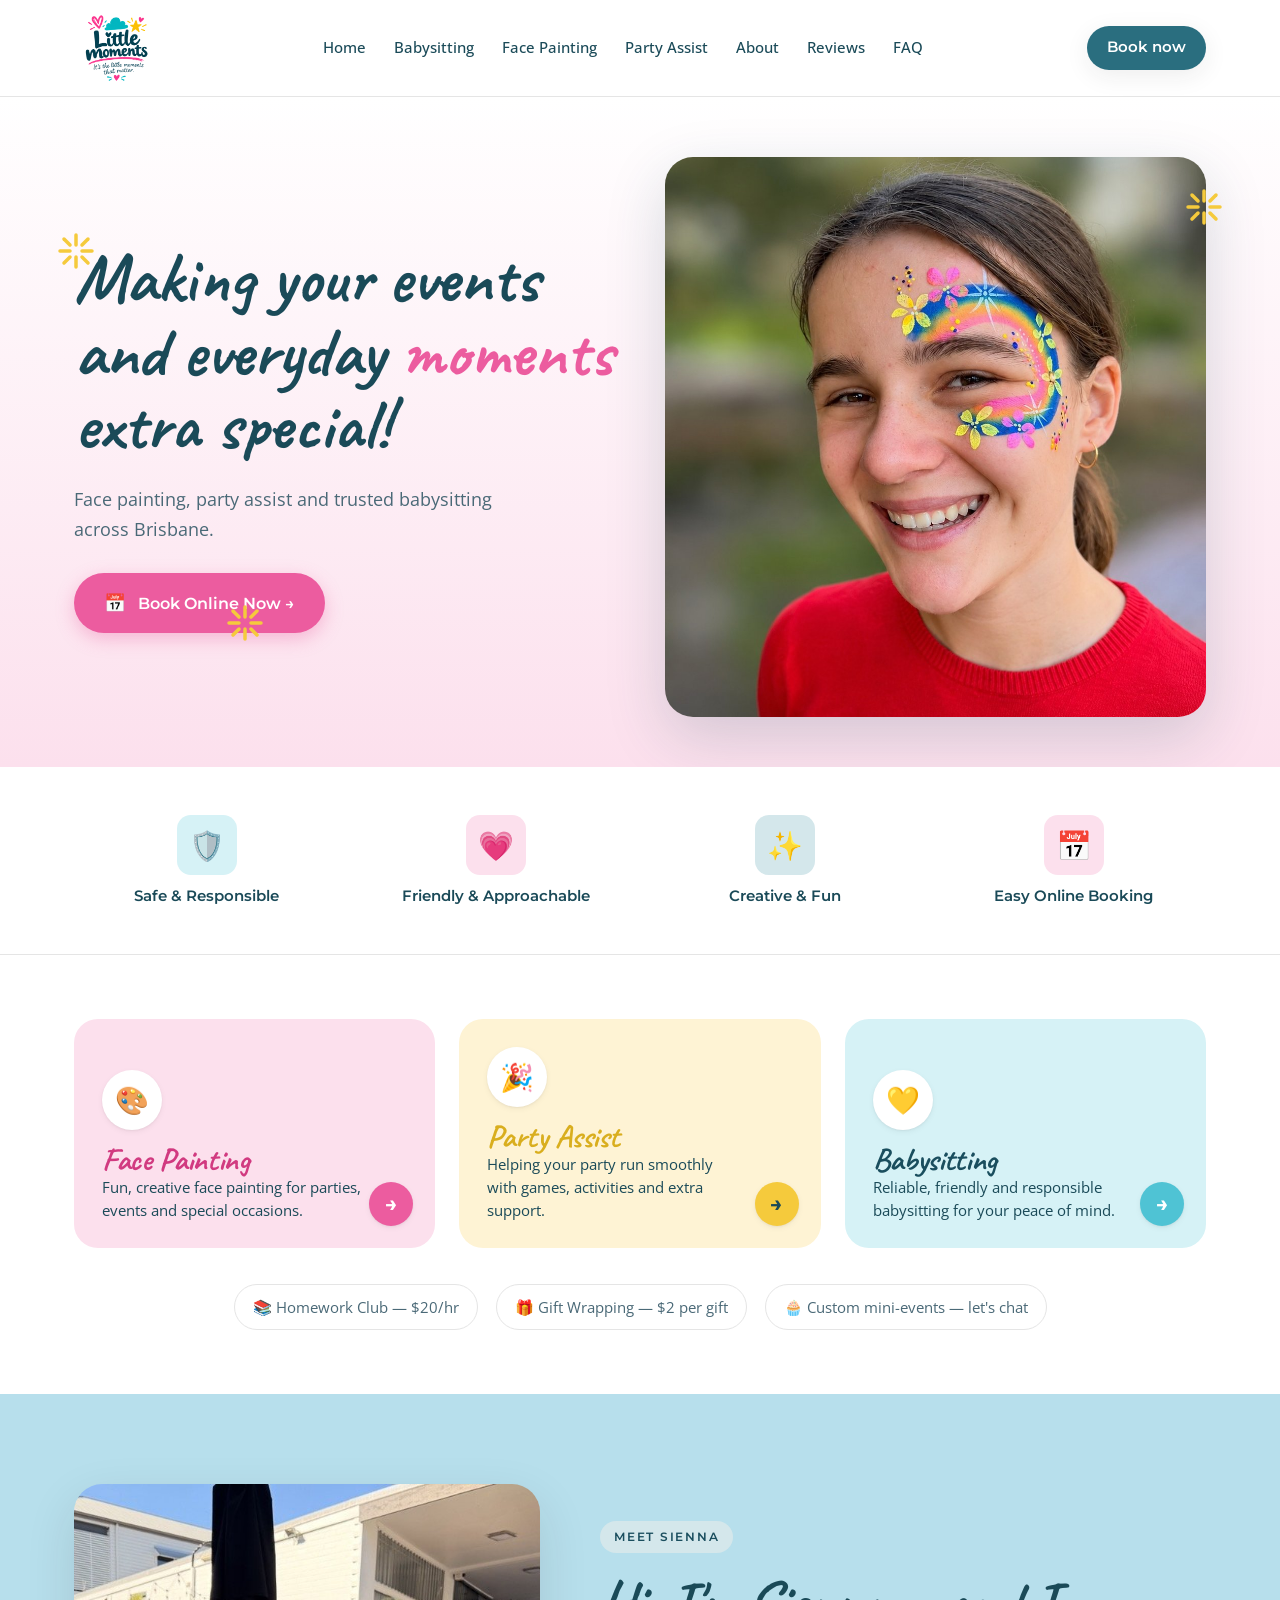
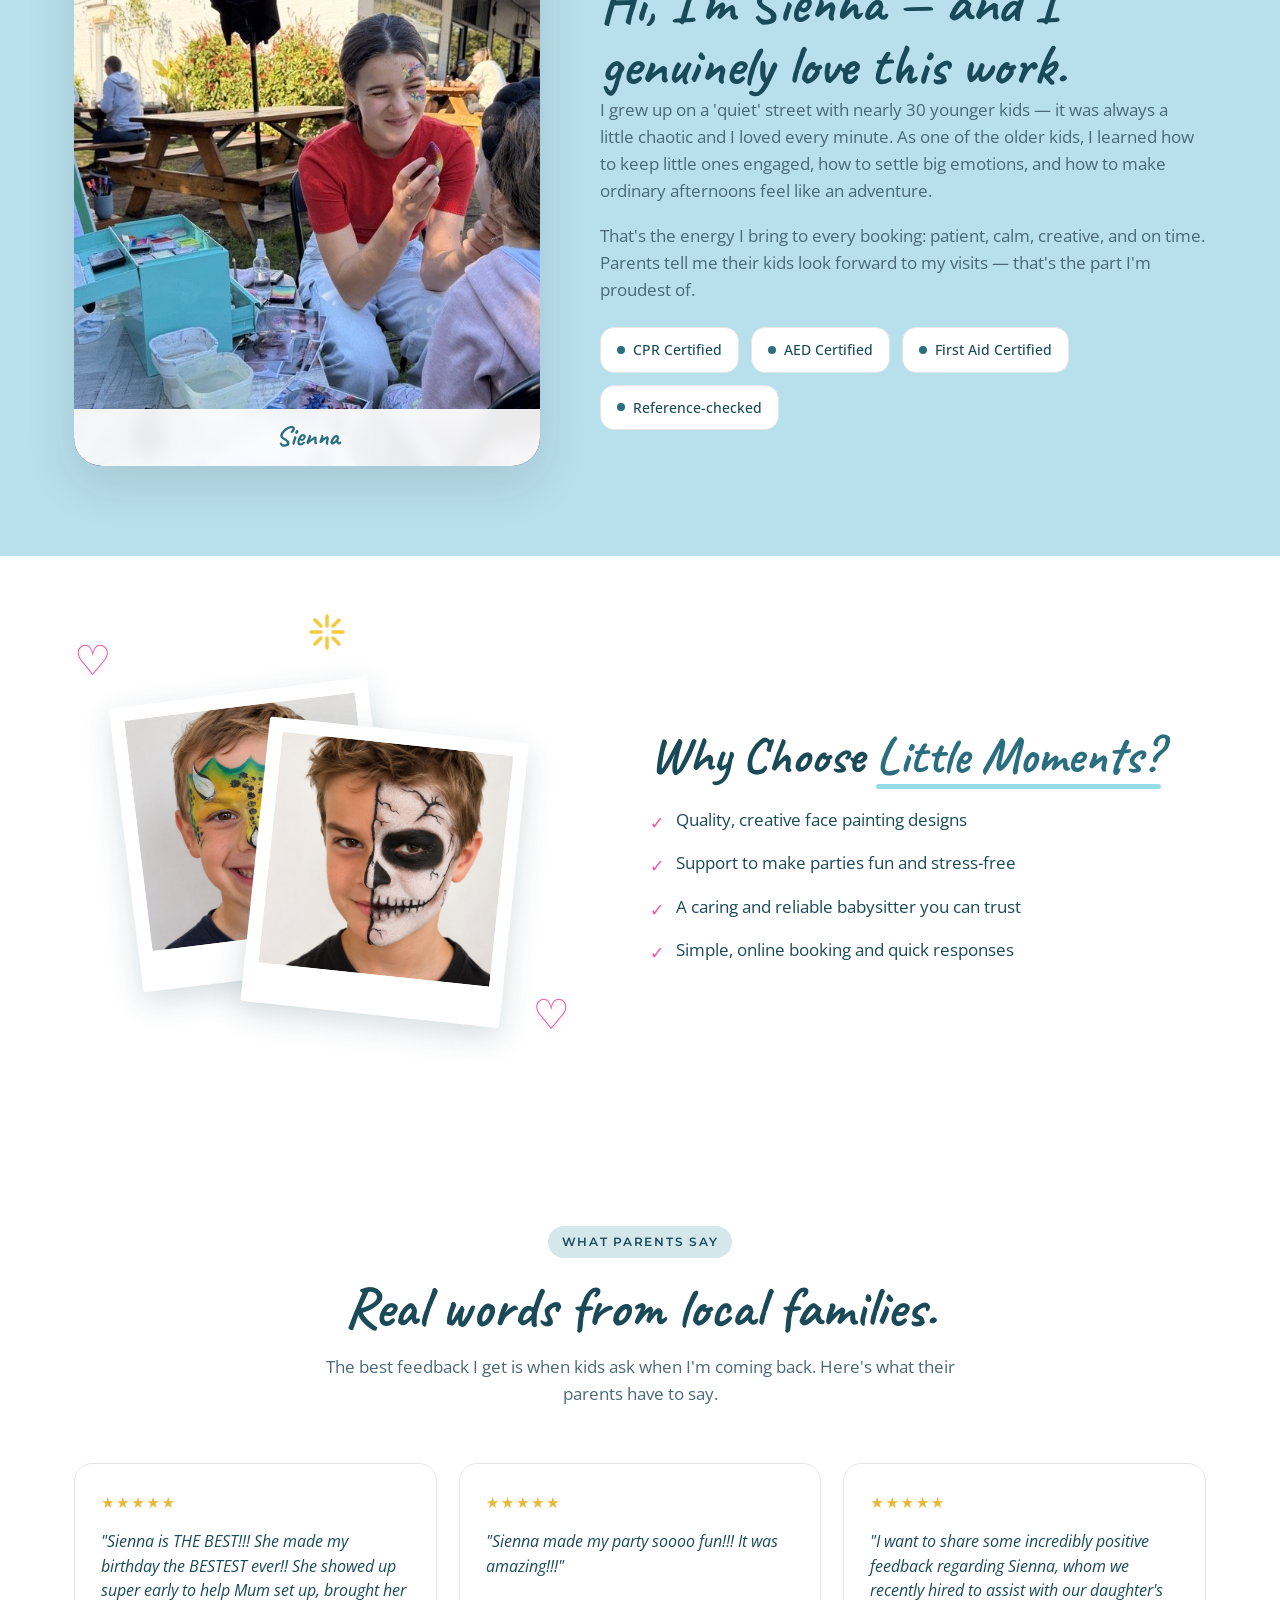
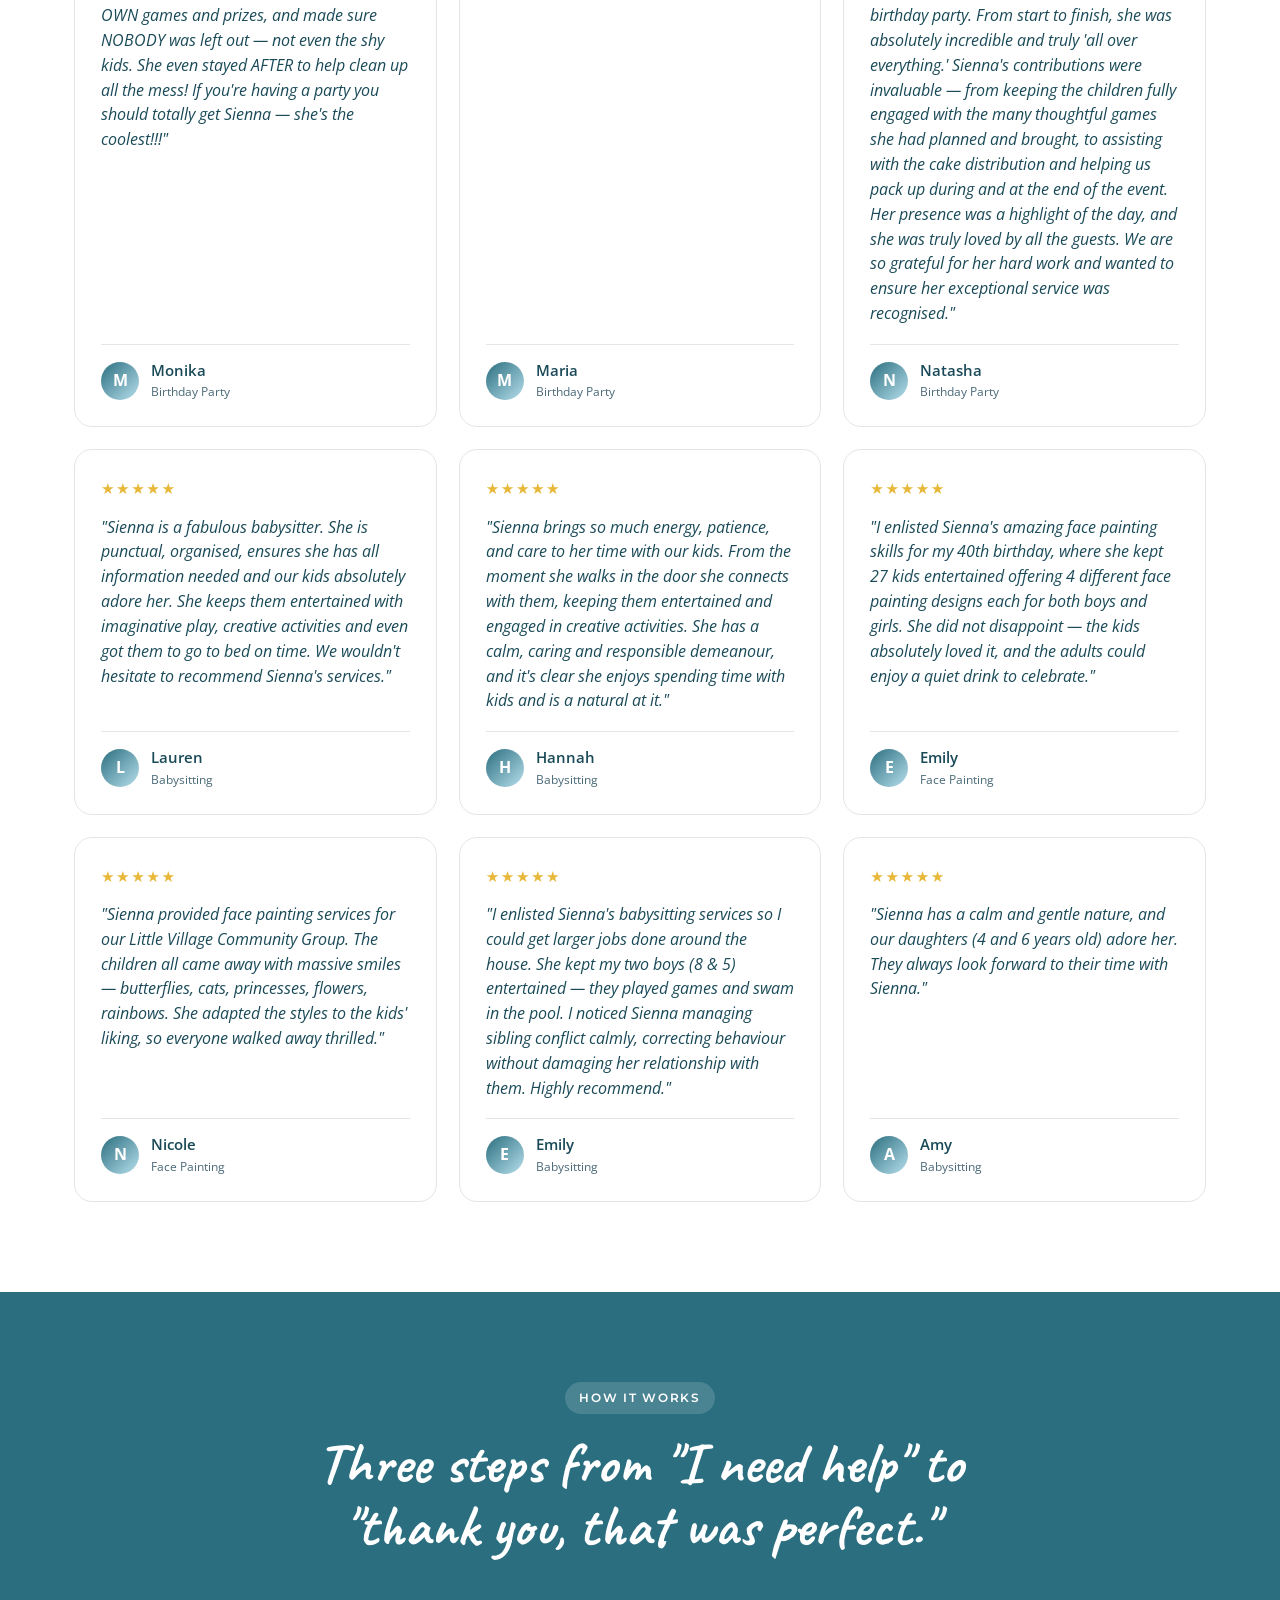
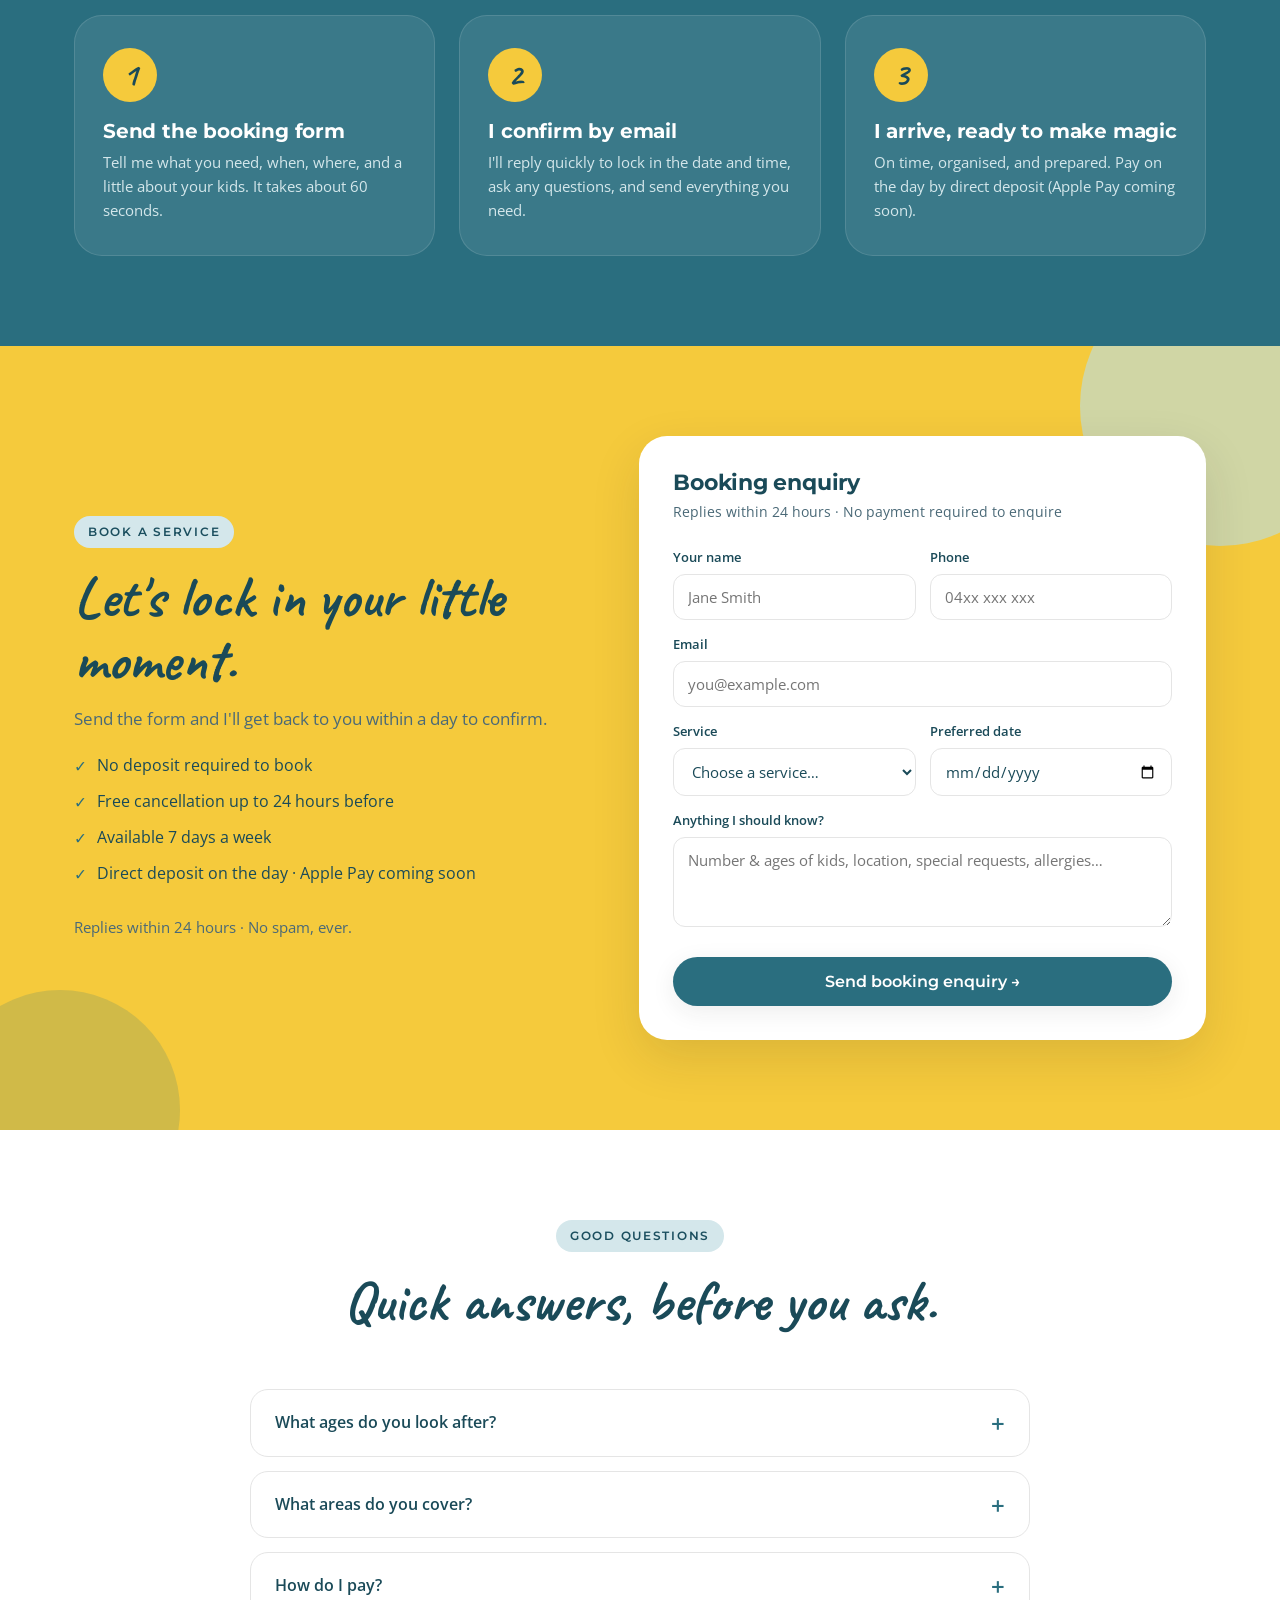
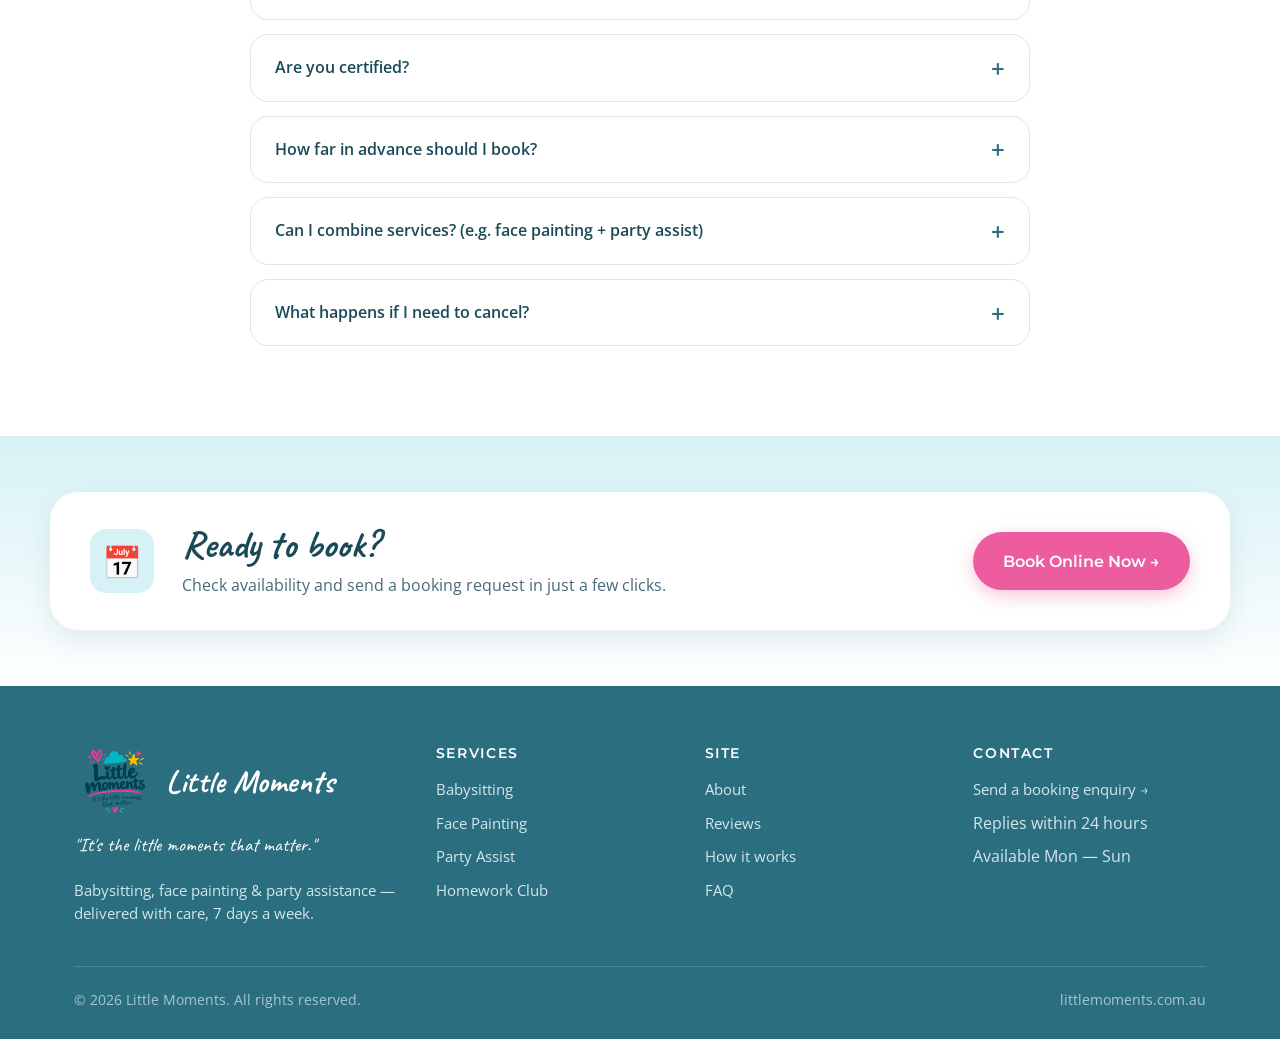
<file: index.html>
<!DOCTYPE html>
<html lang="en-AU">
<head>
<meta charset="UTF-8" />
<meta name="viewport" content="width=device-width, initial-scale=1.0" />
<meta name="description" content="Little Moments — trusted babysitting, face painting and party assist in your local area. CPR and First Aid certified. Book online, 7 days a week." />
<title>Little Moments — Babysitting, Face Painting & Party Assist</title>
<link rel="preconnect" href="https://fonts.googleapis.com" />
<link rel="preconnect" href="https://fonts.gstatic.com" crossorigin />
<link href="https://fonts.googleapis.com/css2?family=Caveat:wght@500;600;700&family=Montserrat:wght@400;500;600;700&family=Open+Sans:wght@400;500;600;700&display=swap" rel="stylesheet" />
<link rel="stylesheet" href="styles.css" />
</head>
<body>

<!-- ===== NAV ===== -->
<header class="nav">
  <div class="container nav-inner">
    <a href="#top" class="brand" aria-label="Little Moments home">
      <img class="brand-logo" src="images/logo.png" alt="Little Moments logo" />
      <span>Little Moments</span>
    </a>
    <nav>
      <ul class="nav-links">
        <li><a href="index.html">Home</a></li>
        <li><a href="babysitting.html">Babysitting</a></li>
        <li><a href="face-painting.html">Face Painting</a></li>
        <li><a href="party-assist.html">Party Assist</a></li>
        <li><a href="#about">About</a></li>
        <li><a href="#reviews">Reviews</a></li>
        <li><a href="#faq">FAQ</a></li>
      </ul>
    </nav>
    <div class="nav-cta">
      <a href="#book" class="btn btn-primary">Book now</a>
      <button class="nav-toggle" aria-label="Open menu" aria-expanded="false" aria-controls="nav-links">
        <span></span><span></span><span></span>
      </button>
    </div>
  </div>
</header>

<!-- ===== HERO (new template-style) ===== -->
<section class="hero-v2" id="top">
  <div class="container hero-v2-grid">
    <div class="hero-v2-text">
      <span class="sparkle sparkle-yellow sparkle-tl" aria-hidden="true"></span>
      <h1>Making your events and everyday <span class="accent-pink">moments</span> extra special!</h1>
      <p class="lead">Face painting, party assist and trusted babysitting across Brisbane.</p>
      <a href="#book" class="btn btn-pink"><span class="btn-icon">📅</span> Book Online Now →</a>
      <span class="sparkle sparkle-yellow sparkle-bl" aria-hidden="true"></span>
    </div>
    <div class="hero-v2-image">
      <img src="images/sienna-about.jpg" alt="Sienna with her signature rainbow floral face paint" />
      <span class="sparkle sparkle-yellow sparkle-right" aria-hidden="true"></span>
    </div>
  </div>
</section>

<!-- ===== VALUES ROW ===== -->
<section class="values">
  <div class="container values-grid">
    <div class="value-item">
      <div class="value-icon value-icon-teal">🛡️</div>
      <div class="value-label">Safe &amp; Responsible</div>
    </div>
    <div class="value-item">
      <div class="value-icon value-icon-pink">💗</div>
      <div class="value-label">Friendly &amp; Approachable</div>
    </div>
    <div class="value-item">
      <div class="value-icon value-icon-dark">✨</div>
      <div class="value-label">Creative &amp; Fun</div>
    </div>
    <div class="value-item">
      <div class="value-icon value-icon-pink">📅</div>
      <div class="value-label">Easy Online Booking</div>
    </div>
  </div>
</section>

<!-- ===== SERVICES ===== -->
<section class="services-v2" id="services">
  <div class="container">
    <div class="services-v2-grid">
      <!-- Face Painting -->
      <a href="face-painting.html" class="service-v2-card service-v2-pink">
        <div class="service-v2-inner">
          <div class="service-v2-icon">🎨</div>
          <div>
            <h3>Face Painting</h3>
            <p>Fun, creative face painting for parties, events and special occasions.</p>
          </div>
        </div>
        <span class="service-v2-arrow" aria-hidden="true">→</span>
      </a>
      <!-- Party Assist -->
      <a href="party-assist.html" class="service-v2-card service-v2-yellow">
        <div class="service-v2-inner">
          <div class="service-v2-icon">🎉</div>
          <div>
            <h3>Party Assist</h3>
            <p>Helping your party run smoothly with games, activities and extra support.</p>
          </div>
        </div>
        <span class="service-v2-arrow" aria-hidden="true">→</span>
      </a>
      <!-- Babysitting -->
      <a href="babysitting.html" class="service-v2-card service-v2-teal">
        <div class="service-v2-inner">
          <div class="service-v2-icon">💛</div>
          <div>
            <h3>Babysitting</h3>
            <p>Reliable, friendly and responsible babysitting for your peace of mind.</p>
          </div>
        </div>
        <span class="service-v2-arrow" aria-hidden="true">→</span>
      </a>
    </div>

    <div class="service-extras">
      <span class="pill">📚 Homework Club — $20/hr</span>
      <span class="pill">🎁 Gift Wrapping — $2 per gift</span>
      <span class="pill">🧁 Custom mini-events — let's chat</span>
    </div>
  </div>
</section>

<!-- ===== ABOUT ===== -->
<section class="about" id="about">
  <div class="container about-grid">
    <div class="about-photo">
      <img src="images/face-painting-24.jpg" alt="Sienna at a community event" />
    </div>
    <div>
      <span class="eyebrow">Meet Sienna</span>
      <h2>Hi, I'm Sienna — and I genuinely love this work.</h2>
      <p>I grew up on a 'quiet' street with nearly 30 younger kids — it was always a little chaotic and I loved every minute. As one of the older kids, I learned how to keep little ones engaged, how to settle big emotions, and how to make ordinary afternoons feel like an adventure.</p>
      <p>That's the energy I bring to every booking: patient, calm, creative, and on time. Parents tell me their kids look forward to my visits — that's the part I'm proudest of.</p>
      <div class="badges">
        <span class="badge"><span class="dot"></span> CPR Certified</span>
        <span class="badge"><span class="dot"></span> AED Certified</span>
        <span class="badge"><span class="dot"></span> First Aid Certified</span>
        <span class="badge"><span class="dot"></span> Reference-checked</span>
      </div>
    </div>
  </div>
</section>

<!-- ===== WHY CHOOSE LITTLE MOMENTS ===== -->
<section class="why-choose" id="why">
  <div class="container why-choose-grid">
    <div class="polaroid-stack" aria-hidden="true">
      <div class="polaroid polaroid-1"><img src="images/portfolio-11.jpg" alt="Face painting design" loading="lazy" /></div>
      <div class="polaroid polaroid-2"><img src="images/portfolio-6.jpg" alt="Face painting design" loading="lazy" /></div>
      <span class="heart heart-tl" aria-hidden="true">♡</span>
      <span class="heart heart-br" aria-hidden="true">♡</span>
      <span class="sparkle sparkle-yellow sparkle-top" aria-hidden="true"></span>
    </div>
    <div class="why-choose-text">
      <h2>Why Choose <span class="accent-teal">Little Moments?</span></h2>
      <ul class="check-list">
        <li>Quality, creative face painting designs</li>
        <li>Support to make parties fun and stress-free</li>
        <li>A caring and reliable babysitter you can trust</li>
        <li>Simple, online booking and quick responses</li>
      </ul>
    </div>
  </div>
</section>

<!-- ===== REVIEWS ===== -->
<section class="reviews" id="reviews">
  <div class="container">
    <div class="section-head">
      <span class="eyebrow">What parents say</span>
      <h2>Real words from local families.</h2>
      <p>The best feedback I get is when kids ask when I'm coming back. Here's what their parents have to say.</p>
    </div>

    <div class="review-grid">
      <article class="review-card">
        <div class="stars">★★★★★</div>
        <blockquote>"Sienna is THE BEST!!! She made my birthday the BESTEST ever!! She showed up super early to help Mum set up, brought her OWN games and prizes, and made sure NOBODY was left out — not even the shy kids. She even stayed AFTER to help clean up all the mess! If you're having a party you should totally get Sienna — she's the coolest!!!"</blockquote>
        <div class="review-meta">
          <div class="avatar">M</div>
          <div>
            <div class="review-name">Monika</div>
            <div class="review-tag">Birthday Party</div>
          </div>
        </div>
      </article>

      <article class="review-card">
        <div class="stars">★★★★★</div>
        <blockquote>"Sienna made my party soooo fun!!! It was amazing!!!"</blockquote>
        <div class="review-meta">
          <div class="avatar">M</div>
          <div>
            <div class="review-name">Maria</div>
            <div class="review-tag">Birthday Party</div>
          </div>
        </div>
      </article>

      <article class="review-card">
        <div class="stars">★★★★★</div>
        <blockquote>"I want to share some incredibly positive feedback regarding Sienna, whom we recently hired to assist with our daughter's birthday party. From start to finish, she was absolutely incredible and truly 'all over everything.' Sienna's contributions were invaluable — from keeping the children fully engaged with the many thoughtful games she had planned and brought, to assisting with the cake distribution and helping us pack up during and at the end of the event. Her presence was a highlight of the day, and she was truly loved by all the guests. We are so grateful for her hard work and wanted to ensure her exceptional service was recognised."</blockquote>
        <div class="review-meta">
          <div class="avatar">N</div>
          <div>
            <div class="review-name">Natasha</div>
            <div class="review-tag">Birthday Party</div>
          </div>
        </div>
      </article>

      <article class="review-card">
        <div class="stars">★★★★★</div>
        <blockquote>"Sienna is a fabulous babysitter. She is punctual, organised, ensures she has all information needed and our kids absolutely adore her. She keeps them entertained with imaginative play, creative activities and even got them to go to bed on time. We wouldn't hesitate to recommend Sienna's services."</blockquote>
        <div class="review-meta">
          <div class="avatar">L</div>
          <div>
            <div class="review-name">Lauren</div>
            <div class="review-tag">Babysitting</div>
          </div>
        </div>
      </article>

      <article class="review-card">
        <div class="stars">★★★★★</div>
        <blockquote>"Sienna brings so much energy, patience, and care to her time with our kids. From the moment she walks in the door she connects with them, keeping them entertained and engaged in creative activities. She has a calm, caring and responsible demeanour, and it's clear she enjoys spending time with kids and is a natural at it."</blockquote>
        <div class="review-meta">
          <div class="avatar">H</div>
          <div>
            <div class="review-name">Hannah</div>
            <div class="review-tag">Babysitting</div>
          </div>
        </div>
      </article>

      <article class="review-card">
        <div class="stars">★★★★★</div>
        <blockquote>"I enlisted Sienna's amazing face painting skills for my 40th birthday, where she kept 27 kids entertained offering 4 different face painting designs each for both boys and girls. She did not disappoint — the kids absolutely loved it, and the adults could enjoy a quiet drink to celebrate."</blockquote>
        <div class="review-meta">
          <div class="avatar">E</div>
          <div>
            <div class="review-name">Emily</div>
            <div class="review-tag">Face Painting</div>
          </div>
        </div>
      </article>

      <article class="review-card">
        <div class="stars">★★★★★</div>
        <blockquote>"Sienna provided face painting services for our Little Village Community Group. The children all came away with massive smiles — butterflies, cats, princesses, flowers, rainbows. She adapted the styles to the kids' liking, so everyone walked away thrilled."</blockquote>
        <div class="review-meta">
          <div class="avatar">N</div>
          <div>
            <div class="review-name">Nicole</div>
            <div class="review-tag">Face Painting</div>
          </div>
        </div>
      </article>

      <article class="review-card">
        <div class="stars">★★★★★</div>
        <blockquote>"I enlisted Sienna's babysitting services so I could get larger jobs done around the house. She kept my two boys (8 &amp; 5) entertained — they played games and swam in the pool. I noticed Sienna managing sibling conflict calmly, correcting behaviour without damaging her relationship with them. Highly recommend."</blockquote>
        <div class="review-meta">
          <div class="avatar">E</div>
          <div>
            <div class="review-name">Emily</div>
            <div class="review-tag">Babysitting</div>
          </div>
        </div>
      </article>

      <article class="review-card">
        <div class="stars">★★★★★</div>
        <blockquote>"Sienna has a calm and gentle nature, and our daughters (4 and 6 years old) adore her. They always look forward to their time with Sienna."</blockquote>
        <div class="review-meta">
          <div class="avatar">A</div>
          <div>
            <div class="review-name">Amy</div>
            <div class="review-tag">Babysitting</div>
          </div>
        </div>
      </article>
    </div>
  </div>
</section>

<!-- ===== PROCESS ===== -->
<section class="process" id="process">
  <div class="container">
    <div class="section-head">
      <span class="eyebrow" style="background:rgba(255,255,255,.15);color:#fff">How it works</span>
      <h2>Three steps from "I need help" to "thank you, that was perfect."</h2>
    </div>

    <div class="step-grid">
      <div class="step">
        <div class="step-num">1</div>
        <h3>Send the booking form</h3>
        <p>Tell me what you need, when, where, and a little about your kids. It takes about 60 seconds.</p>
      </div>
      <div class="step">
        <div class="step-num">2</div>
        <h3>I confirm by email</h3>
        <p>I'll reply quickly to lock in the date and time, ask any questions, and send everything you need.</p>
      </div>
      <div class="step">
        <div class="step-num">3</div>
        <h3>I arrive, ready to make magic</h3>
        <p>On time, organised, and prepared. Pay on the day by direct deposit (Apple Pay coming soon).</p>
      </div>
    </div>
  </div>
</section>

<!-- ===== BOOKING ===== -->
<section class="booking" id="book">
  <div class="container booking-inner">
    <div class="booking-grid">
      <div>
        <span class="eyebrow">Book a service</span>
        <h2>Let's lock in your little moment.</h2>
        <p>Send the form and I'll get back to you within a day to confirm.</p>
        <ul class="booking-list">
          <li>No deposit required to book</li>
          <li>Free cancellation up to 24 hours before</li>
          <li>Available 7 days a week</li>
          <li>Direct deposit on the day · Apple Pay coming soon</li>
        </ul>
        <p style="margin-top:8px;font-size:.92rem">
          Replies within 24 hours · No spam, ever.
        </p>
      </div>

      <form class="form-card" action="https://formspree.io/f/mnjwngqd" method="POST">
        <input type="hidden" name="_subject" value="New booking enquiry — Little Moments" />
        <h3>Booking enquiry</h3>
        <p class="small">Replies within 24 hours · No payment required to enquire</p>

        <div class="form-row">
          <div class="field">
            <label for="name">Your name</label>
            <input id="name" name="name" type="text" placeholder="Jane Smith" required />
          </div>
          <div class="field">
            <label for="phone">Phone</label>
            <input id="phone" name="phone" type="tel" placeholder="04xx xxx xxx" />
          </div>
        </div>

        <div class="form-row single">
          <div class="field">
            <label for="email">Email</label>
            <input id="email" name="email" type="email" placeholder="you@example.com" required />
          </div>
        </div>

        <div class="form-row">
          <div class="field">
            <label for="service">Service</label>
            <select id="service" name="service" required>
              <option value="">Choose a service…</option>
              <option>Babysitting ($20/hr)</option>
              <option>Homework Club ($20/hr)</option>
              <option>Face Painting (from $120)</option>
              <option>Party Assist ($60/hr)</option>
              <option>Gift Wrapping</option>
              <option>Something else</option>
            </select>
          </div>
          <div class="field">
            <label for="date">Preferred date</label>
            <input id="date" name="date" type="date" />
          </div>
        </div>

        <div class="form-row single party-only" id="games-row" style="display:none;">
          <div class="field">
            <label>Choose up to 3 games for Party Assist</label>
            <div class="games-checks">
              <label class="game-check"><input type="checkbox" name="games" value="Musical Chairs"> <span>Musical Chairs</span></label>
              <label class="game-check"><input type="checkbox" name="games" value="Chocolate Dress-up"> <span>Chocolate Dress-up</span></label>
              <label class="game-check"><input type="checkbox" name="games" value="Pin the Tail on the Donkey"> <span>Pin the Tail on the Donkey</span></label>
              <label class="game-check"><input type="checkbox" name="games" value="Duck Duck Goose"> <span>Duck Duck Goose</span></label>
              <label class="game-check"><input type="checkbox" name="games" value="Musical Statues"> <span>Musical Statues</span></label>
              <label class="game-check"><input type="checkbox" name="games" value="Treasure Hunt"> <span>Treasure Hunt</span></label>
              <label class="game-check"><input type="checkbox" name="games" value="Stuck in the Mud"> <span>Stuck in the Mud</span></label>
              <label class="game-check"><input type="checkbox" name="games" value="Pass the Parcel (+$40)"> <span>Pass the Parcel <em>(+$40 for wrapped parcel &amp; prizes)</em></span></label>
            </div>
            <p class="form-note" id="games-note">Pick up to 3. Pass the Parcel is an optional add-on at +$40 (covers the wrapped parcel and prizes inside each layer).</p>
          </div>
        </div>

        <div class="form-row single">
          <div class="field">
            <label for="notes">Anything I should know?</label>
            <textarea id="notes" name="notes" placeholder="Number &amp; ages of kids, location, special requests, allergies…"></textarea>
          </div>
        </div>

        <button class="btn btn-primary" type="submit">Send booking enquiry →</button>
      </form>
    </div>
  </div>
</section>

<!-- ===== FAQ ===== -->
<section class="faq" id="faq">
  <div class="container">
    <div class="section-head">
      <span class="eyebrow">Good questions</span>
      <h2>Quick answers, before you ask.</h2>
    </div>

    <div class="faq-list">
      <details class="faq-item">
        <summary>What ages do you look after?</summary>
        <div class="a">I'm comfortable with kids of all ages — from toddlers up through primary-school age. Mention your kids' ages in the booking form and I'll tailor activities to suit.</div>
      </details>
      <details class="faq-item">
        <summary>What areas do you cover?</summary>
        <div class="a">I'm based locally and travel within a reasonable distance for bookings. Pop your address into the booking form and I'll confirm whether I can make it work.</div>
      </details>
      <details class="faq-item">
        <summary>How do I pay?</summary>
        <div class="a">Direct deposit on the day of the booking — I'll send you the details once your booking is confirmed. Apple Pay is coming soon.</div>
      </details>
      <details class="faq-item">
        <summary>Are you certified?</summary>
        <div class="a">Yes — I'm certified in CPR, AED and First Aid through CPD Certification Service and the Save A Life organisation. Happy to provide certificate copies on request.</div>
      </details>
      <details class="faq-item">
        <summary>How far in advance should I book?</summary>
        <div class="a">As soon as you can! Weekend slots and party dates fill up first. That said, last-minute enquiries are always welcome — I'll let you know what's available.</div>
      </details>
      <details class="faq-item">
        <summary>Can I combine services? (e.g. face painting + party assist)</summary>
        <div class="a">Absolutely — Party Assist already includes face painting in the hourly rate. For other combinations, just mention what you need in the booking form and I'll put together a plan.</div>
      </details>
      <details class="faq-item">
        <summary>What happens if I need to cancel?</summary>
        <div class="a">No problem — free cancellation up to 24 hours before. After that, I appreciate as much notice as you can give so I can reorganise the day.</div>
      </details>
    </div>
  </div>
</section>

<!-- ===== FINAL CTA (template-style) ===== -->
<section class="ready-cta">
  <div class="container ready-cta-inner">
    <div class="ready-cta-icon" aria-hidden="true">📅</div>
    <div class="ready-cta-text">
      <h2>Ready to book?</h2>
      <p>Check availability and send a booking request in just a few clicks.</p>
    </div>
    <a href="#book" class="btn btn-pink ready-cta-btn">Book Online Now →</a>
  </div>
</section>

<!-- ===== FOOTER ===== -->
<footer>
  <div class="container">
    <div class="foot-grid">
      <div class="foot-col">
        <div class="foot-brand">
          <img class="brand-logo" src="images/logo.png" alt="Little Moments logo" />
          <span>Little Moments</span>
        </div>
        <p class="foot-tag">"It's the little moments that matter."</p>
        <p style="font-size:.92rem">Babysitting, face painting &amp; party assistance — delivered with care, 7 days a week.</p>
      </div>
      <div class="foot-col">
        <h4>Services</h4>
        <ul>
          <li><a href="#services">Babysitting</a></li>
          <li><a href="#services">Face Painting</a></li>
          <li><a href="#services">Party Assist</a></li>
          <li><a href="#services">Homework Club</a></li>
        </ul>
      </div>
      <div class="foot-col">
        <h4>Site</h4>
        <ul>
          <li><a href="#about">About</a></li>
          <li><a href="#reviews">Reviews</a></li>
          <li><a href="#process">How it works</a></li>
          <li><a href="#faq">FAQ</a></li>
        </ul>
      </div>
      <div class="foot-col">
        <h4>Contact</h4>
        <ul>
          <li><a href="#book">Send a booking enquiry →</a></li>
          <li>Replies within 24 hours</li>
          <li>Available Mon — Sun</li>
        </ul>
      </div>
    </div>
    <div class="foot-bottom">
      <span>© <span id="year"></span> Little Moments. All rights reserved.</span>
      <span>littlemoments.com.au</span>
    </div>
  </div>
</footer>

<script>
  document.getElementById('year').textContent = new Date().getFullYear();

  // Mobile nav hamburger toggle
  (function(){
    var toggle = document.querySelector('.nav-toggle');
    var menu = document.querySelector('.nav-links');
    if(!toggle || !menu) return;
    toggle.addEventListener('click', function(){
      var open = menu.classList.toggle('open');
      toggle.classList.toggle('active', open);
      toggle.setAttribute('aria-expanded', open);
    });
    menu.querySelectorAll('a').forEach(function(a){
      a.addEventListener('click', function(){
        menu.classList.remove('open');
        toggle.classList.remove('active');
        toggle.setAttribute('aria-expanded', 'false');
      });
    });
  })();

  // Show the games selector only when "Party Assist" is chosen
  (function(){
    var serviceSelect = document.getElementById('service');
    var gamesRow = document.getElementById('games-row');
    var gamesNote = document.getElementById('games-note');
    if (!serviceSelect || !gamesRow) return;

    function update(){
      var v = serviceSelect.value || '';
      var isParty = v.indexOf('Party Assist') === 0;
      gamesRow.style.display = isParty ? '' : 'none';
      // uncheck games if hidden
      if (!isParty) {
        gamesRow.querySelectorAll('input[type=checkbox]').forEach(function(cb){ cb.checked = false; });
      }
    }
    serviceSelect.addEventListener('change', update);
    update();

    // Enforce max 3 selected
    var checks = gamesRow.querySelectorAll('input[type=checkbox][name=games]');
    checks.forEach(function(cb){
      cb.addEventListener('change', function(){
        var selected = Array.from(checks).filter(function(c){return c.checked;});
        if (selected.length > 3) {
          cb.checked = false;
          gamesNote.textContent = 'You can pick a maximum of 3 games. Uncheck one to add another.';
          gamesNote.style.color = '#B73B3B';
          setTimeout(function(){
            gamesNote.textContent = 'Pick up to 3. Pass the Parcel is an optional add-on at +$40 (covers the wrapped parcel and prizes inside each layer).';
            gamesNote.style.color = '';
          }, 3500);
        }
      });
    });
  })();
</script>

</body>
</html>
</file>
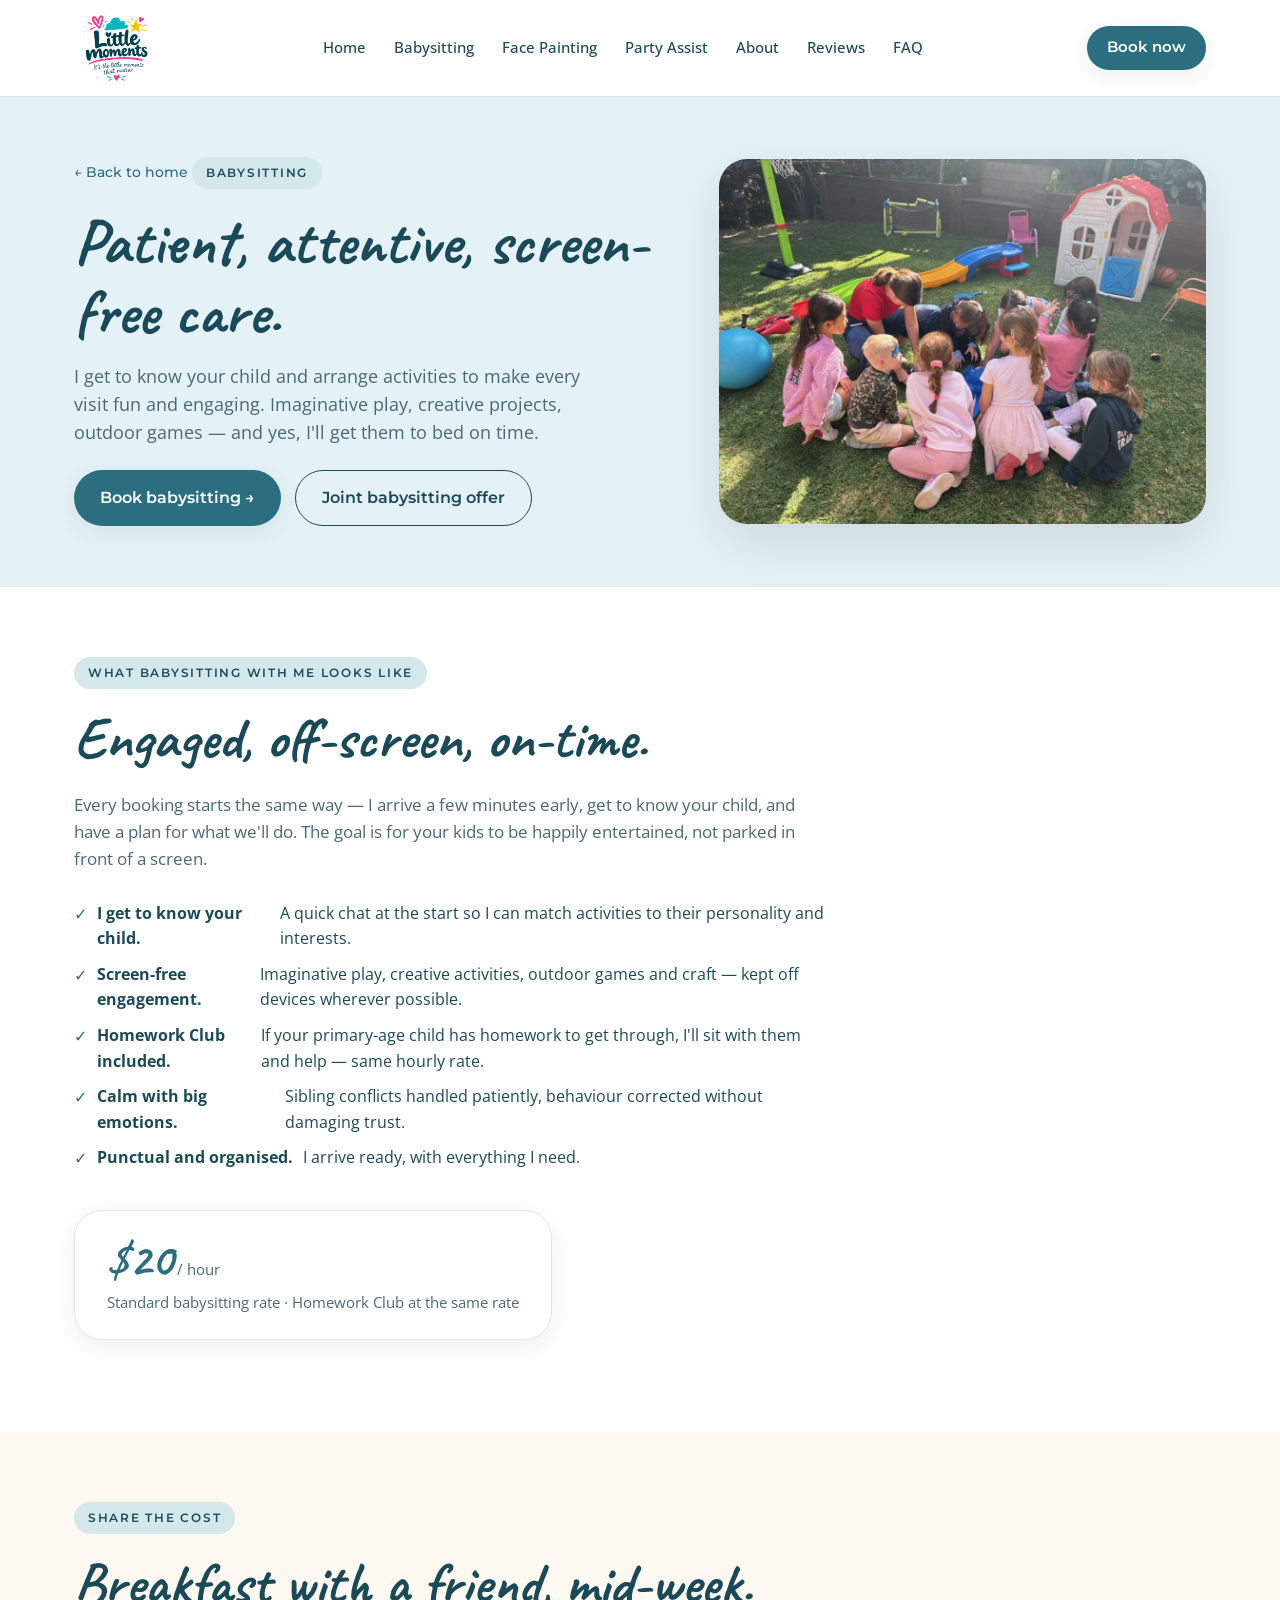
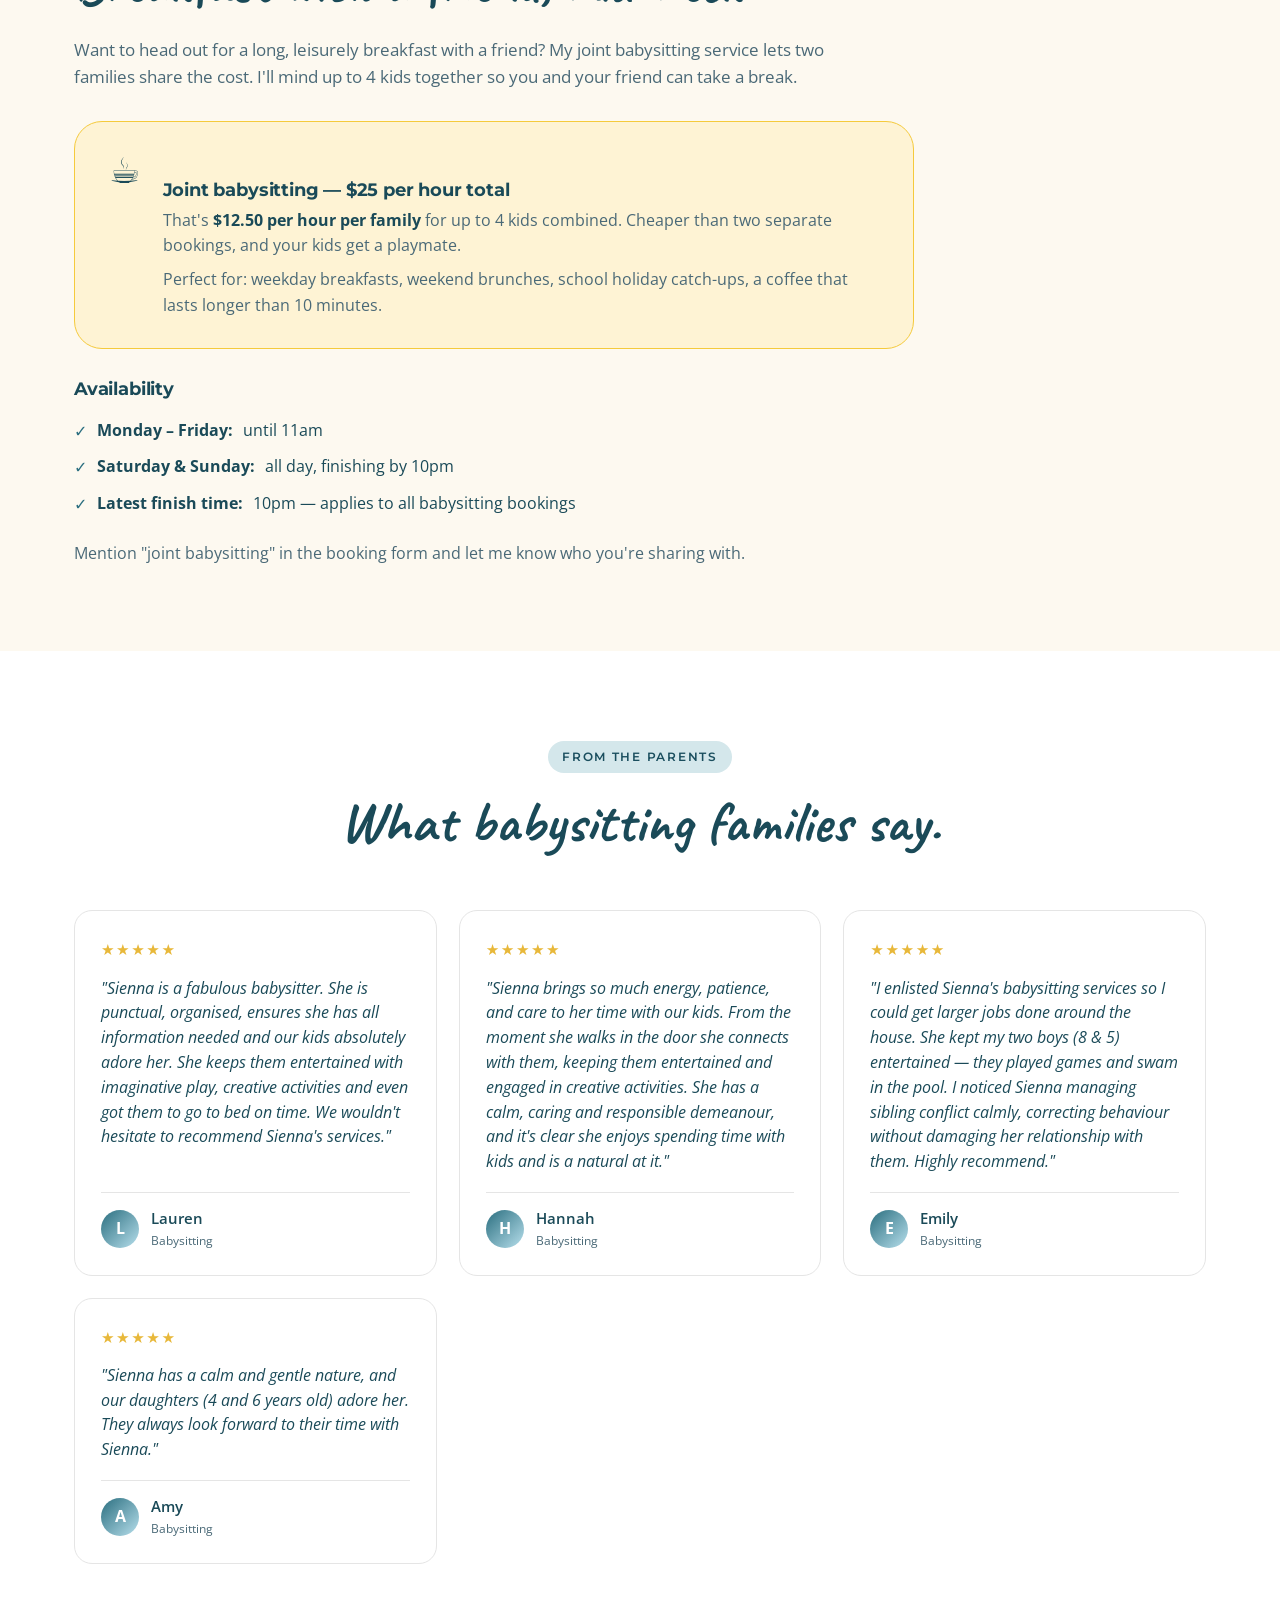
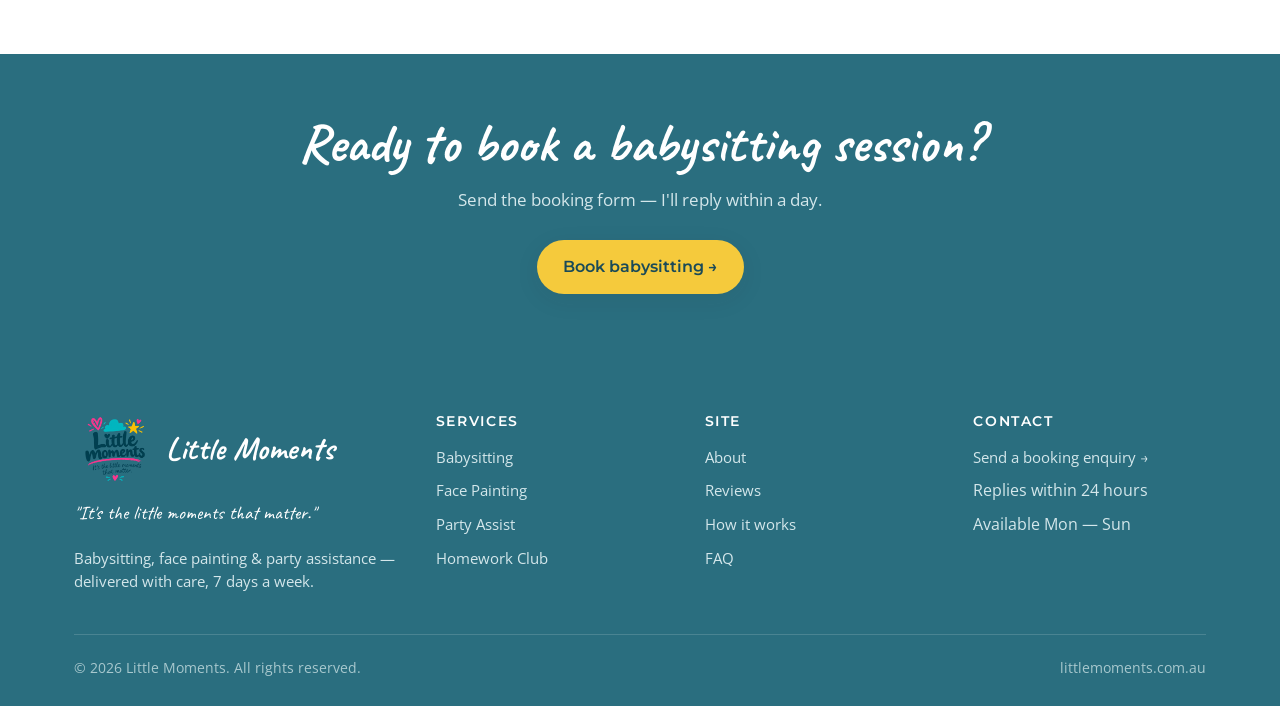
<file: babysitting.html>
<!DOCTYPE html>
<html lang="en-AU">
<head>
<meta charset="UTF-8" />
<meta name="viewport" content="width=device-width, initial-scale=1.0" />
<meta name="description" content="Babysitting with Little Moments — patient, screen-free, attentive care. Solo or joint babysitting from $12.50 per family per hour. Mon–Fri until 11am, weekends all day." />
<title>Babysitting — Little Moments</title>
<link rel="preconnect" href="https://fonts.googleapis.com" />
<link rel="preconnect" href="https://fonts.gstatic.com" crossorigin />
<link href="https://fonts.googleapis.com/css2?family=Caveat:wght@500;600;700&family=Montserrat:wght@400;500;600;700&family=Open+Sans:wght@400;500;600;700&display=swap" rel="stylesheet" />
<link rel="stylesheet" href="styles.css" />
</head>
<body>

<!-- ===== NAV ===== -->
<header class="nav">
  <div class="container nav-inner">
    <a href="index.html" class="brand" aria-label="Little Moments home">
      <img class="brand-logo" src="images/logo.png" alt="Little Moments logo" />
      <span>Little Moments</span>
    </a>
    <nav>
      <ul class="nav-links">
        <li><a href="index.html">Home</a></li>
        <li><a href="babysitting.html">Babysitting</a></li>
        <li><a href="face-painting.html">Face Painting</a></li>
        <li><a href="party-assist.html">Party Assist</a></li>
        <li><a href="index.html#about">About</a></li>
        <li><a href="index.html#reviews">Reviews</a></li>
        <li><a href="index.html#faq">FAQ</a></li>
      </ul>
    </nav>
    <div class="nav-cta">
      <a href="index.html#book" class="btn btn-primary">Book now</a>
      <button class="nav-toggle" aria-label="Open menu" aria-expanded="false" aria-controls="nav-links">
        <span></span><span></span><span></span>
      </button>
    </div>
  </div>
</header>

<!-- ===== SUBHERO ===== -->
<section class="subhero">
  <div class="container subhero-grid">
    <div>
      <a href="index.html" class="subpage-back">← Back to home</a>
      <span class="eyebrow">Babysitting</span>
      <h1>Patient, attentive, screen-free care.</h1>
      <p class="lead">
        I get to know your child and arrange activities to make every visit fun and engaging. Imaginative play, creative projects, outdoor games — and yes, I'll get them to bed on time.
      </p>
      <div class="hero-cta">
        <a href="index.html#book" class="btn btn-primary">Book babysitting →</a>
        <a href="#joint" class="btn btn-ghost">Joint babysitting offer</a>
      </div>
    </div>
    <div class="subhero-image">
      <img src="images/party-assist-4.jpg" alt="Sienna playing with a group of kids" />
    </div>
  </div>
</section>

<!-- ===== WHAT YOU GET ===== -->
<section class="detail">
  <div class="container">
    <span class="eyebrow">What babysitting with me looks like</span>
    <h2>Engaged, off-screen, on-time.</h2>
    <p class="lead">
      Every booking starts the same way — I arrive a few minutes early, get to know your child, and have a plan for what we'll do. The goal is for your kids to be happily entertained, not parked in front of a screen.
    </p>

    <ul class="feature-list">
      <li><strong>I get to know your child.</strong> A quick chat at the start so I can match activities to their personality and interests.</li>
      <li><strong>Screen-free engagement.</strong> Imaginative play, creative activities, outdoor games and craft — kept off devices wherever possible.</li>
      <li><strong>Homework Club included.</strong> If your primary-age child has homework to get through, I'll sit with them and help — same hourly rate.</li>
      <li><strong>Calm with big emotions.</strong> Sibling conflicts handled patiently, behaviour corrected without damaging trust.</li>
      <li><strong>Punctual and organised.</strong> I arrive ready, with everything I need.</li>
    </ul>

    <div class="price-card">
      <div class="price">$20<small> / hour</small></div>
      <div class="price-note">Standard babysitting rate · Homework Club at the same rate</div>
    </div>
  </div>
</section>

<!-- ===== JOINT BABYSITTING OFFER ===== -->
<section class="detail alt" id="joint">
  <div class="container">
    <span class="eyebrow">Share the cost</span>
    <h2>Breakfast with a friend, mid-week.</h2>
    <p class="lead">
      Want to head out for a long, leisurely breakfast with a friend? My joint babysitting service lets two families share the cost. I'll mind up to 4 kids together so you and your friend can take a break.
    </p>

    <div class="callout">
      <span class="callout-icon">☕</span>
      <div>
        <h3>Joint babysitting — $25 per hour total</h3>
        <p>That's <strong>$12.50 per hour per family</strong> for up to 4 kids combined. Cheaper than two separate bookings, and your kids get a playmate.</p>
        <p>Perfect for: weekday breakfasts, weekend brunches, school holiday catch-ups, a coffee that lasts longer than 10 minutes.</p>
      </div>
    </div>

    <h3>Availability</h3>
    <ul class="feature-list">
      <li><strong>Monday – Friday:</strong> until 11am</li>
      <li><strong>Saturday & Sunday:</strong> all day, finishing by 10pm</li>
      <li><strong>Latest finish time:</strong> 10pm — applies to all babysitting bookings</li>
    </ul>
    <p>Mention "joint babysitting" in the booking form and let me know who you're sharing with.</p>
  </div>
</section>

<!-- ===== TESTIMONIALS ===== -->
<section class="reviews">
  <div class="container">
    <div class="section-head">
      <span class="eyebrow">From the parents</span>
      <h2>What babysitting families say.</h2>
    </div>

    <div class="review-grid">
      <article class="review-card">
        <div class="stars">★★★★★</div>
        <blockquote>"Sienna is a fabulous babysitter. She is punctual, organised, ensures she has all information needed and our kids absolutely adore her. She keeps them entertained with imaginative play, creative activities and even got them to go to bed on time. We wouldn't hesitate to recommend Sienna's services."</blockquote>
        <div class="review-meta">
          <div class="avatar">L</div>
          <div>
            <div class="review-name">Lauren</div>
            <div class="review-tag">Babysitting</div>
          </div>
        </div>
      </article>

      <article class="review-card">
        <div class="stars">★★★★★</div>
        <blockquote>"Sienna brings so much energy, patience, and care to her time with our kids. From the moment she walks in the door she connects with them, keeping them entertained and engaged in creative activities. She has a calm, caring and responsible demeanour, and it's clear she enjoys spending time with kids and is a natural at it."</blockquote>
        <div class="review-meta">
          <div class="avatar">H</div>
          <div>
            <div class="review-name">Hannah</div>
            <div class="review-tag">Babysitting</div>
          </div>
        </div>
      </article>

      <article class="review-card">
        <div class="stars">★★★★★</div>
        <blockquote>"I enlisted Sienna's babysitting services so I could get larger jobs done around the house. She kept my two boys (8 &amp; 5) entertained — they played games and swam in the pool. I noticed Sienna managing sibling conflict calmly, correcting behaviour without damaging her relationship with them. Highly recommend."</blockquote>
        <div class="review-meta">
          <div class="avatar">E</div>
          <div>
            <div class="review-name">Emily</div>
            <div class="review-tag">Babysitting</div>
          </div>
        </div>
      </article>

      <article class="review-card">
        <div class="stars">★★★★★</div>
        <blockquote>"Sienna has a calm and gentle nature, and our daughters (4 and 6 years old) adore her. They always look forward to their time with Sienna."</blockquote>
        <div class="review-meta">
          <div class="avatar">A</div>
          <div>
            <div class="review-name">Amy</div>
            <div class="review-tag">Babysitting</div>
          </div>
        </div>
      </article>
    </div>
  </div>
</section>

<!-- ===== CTA BANNER ===== -->
<section class="cta-banner">
  <div class="container">
    <h2>Ready to book a babysitting session?</h2>
    <p>Send the booking form — I'll reply within a day.</p>
    <a href="index.html#book" class="btn btn-yellow">Book babysitting →</a>
  </div>
</section>

<!-- ===== FOOTER ===== -->
<footer>
  <div class="container">
    <div class="foot-grid">
      <div class="foot-col">
        <div class="foot-brand">
          <img class="brand-logo" src="images/logo.png" alt="Little Moments logo" />
          <span>Little Moments</span>
        </div>
        <p class="foot-tag">"It's the little moments that matter."</p>
        <p style="font-size:.92rem">Babysitting, face painting &amp; party assistance — delivered with care, 7 days a week.</p>
      </div>
      <div class="foot-col">
        <h4>Services</h4>
        <ul>
          <li><a href="babysitting.html">Babysitting</a></li>
          <li><a href="face-painting.html">Face Painting</a></li>
          <li><a href="party-assist.html">Party Assist</a></li>
          <li><a href="index.html#services">Homework Club</a></li>
        </ul>
      </div>
      <div class="foot-col">
        <h4>Site</h4>
        <ul>
          <li><a href="index.html#about">About</a></li>
          <li><a href="index.html#reviews">Reviews</a></li>
          <li><a href="index.html#process">How it works</a></li>
          <li><a href="index.html#faq">FAQ</a></li>
        </ul>
      </div>
      <div class="foot-col">
        <h4>Contact</h4>
        <ul>
          <li><a href="index.html#book">Send a booking enquiry →</a></li>
          <li>Replies within 24 hours</li>
          <li>Available Mon — Sun</li>
        </ul>
      </div>
    </div>
    <div class="foot-bottom">
      <span>© <span id="year"></span> Little Moments. All rights reserved.</span>
      <span>littlemoments.com.au</span>
    </div>
  </div>
</footer>

<script>
  document.getElementById('year').textContent = new Date().getFullYear();

  // Mobile nav hamburger toggle
  (function(){
    var toggle = document.querySelector('.nav-toggle');
    var menu = document.querySelector('.nav-links');
    if(!toggle || !menu) return;
    toggle.addEventListener('click', function(){
      var open = menu.classList.toggle('open');
      toggle.classList.toggle('active', open);
      toggle.setAttribute('aria-expanded', open);
    });
    menu.querySelectorAll('a').forEach(function(a){
      a.addEventListener('click', function(){
        menu.classList.remove('open');
        toggle.classList.remove('active');
        toggle.setAttribute('aria-expanded', 'false');
      });
    });
  })();
</script>

</body>
</html>
</file>
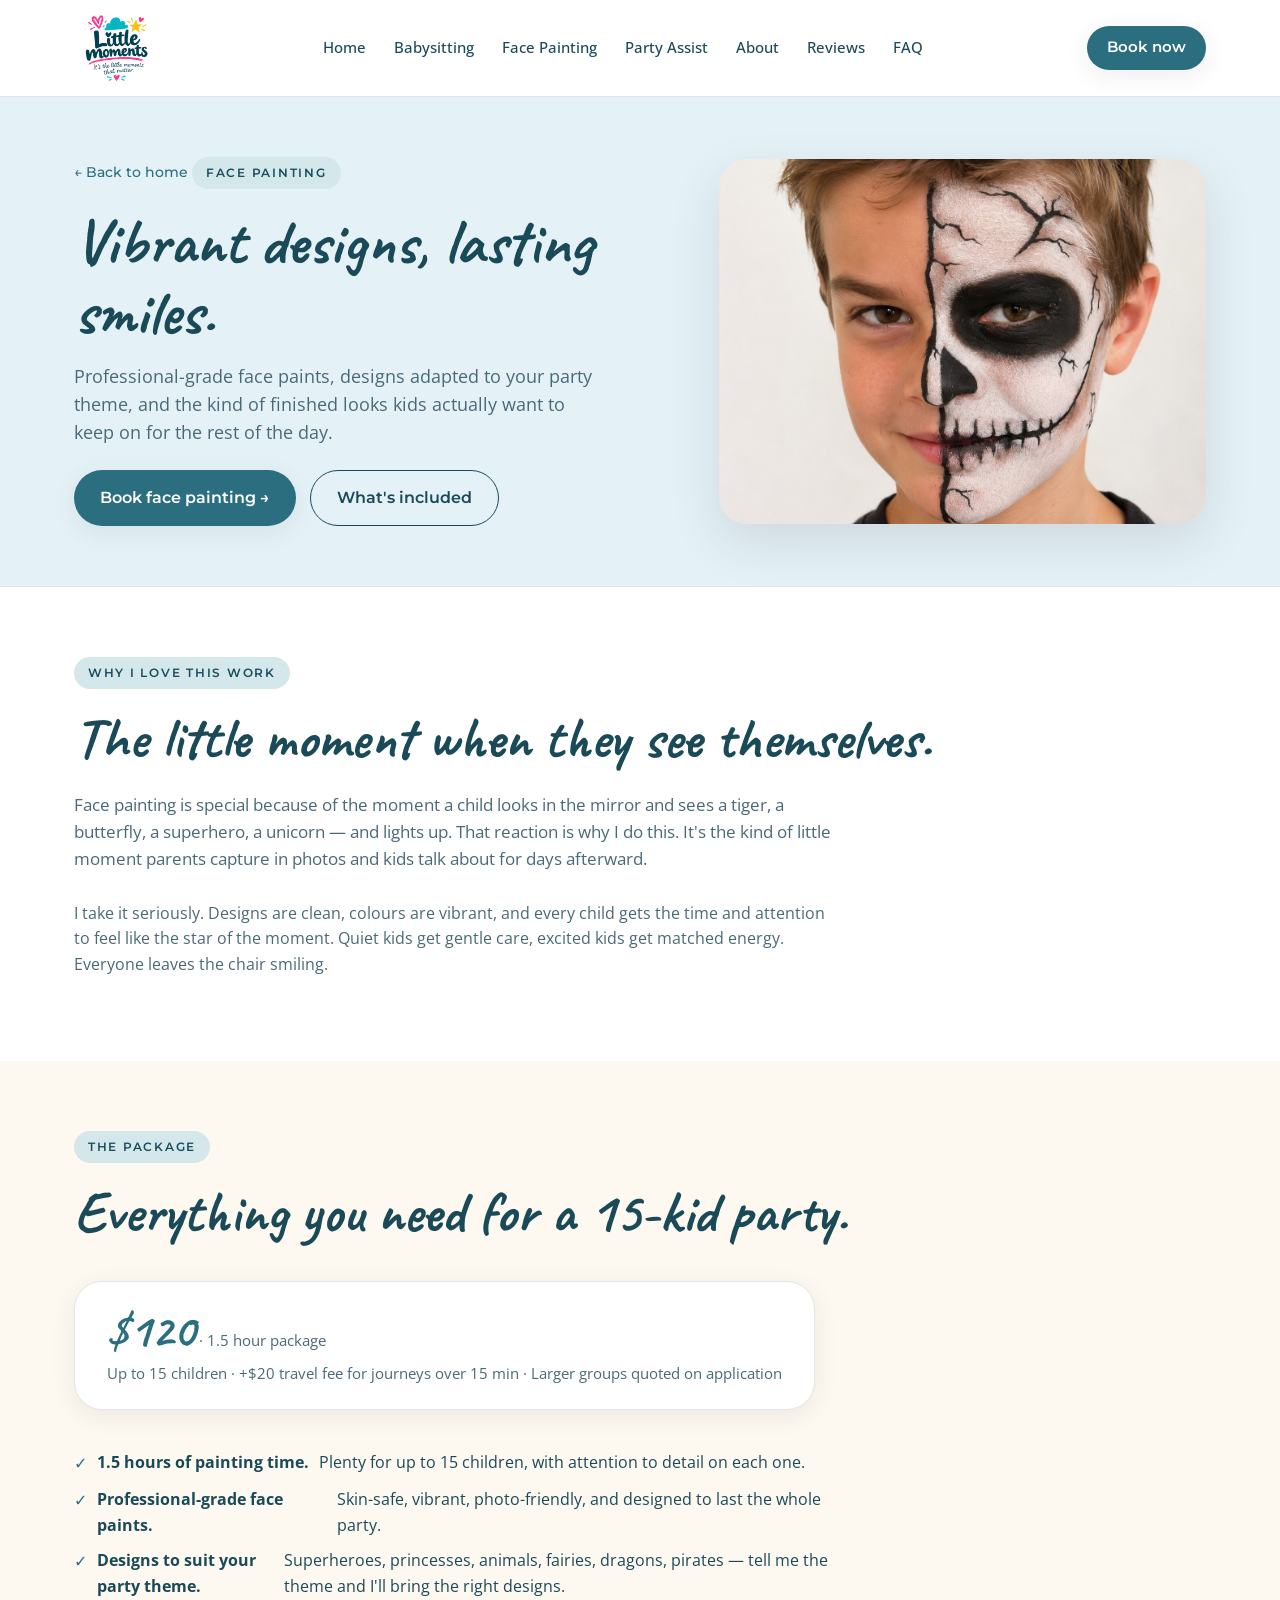
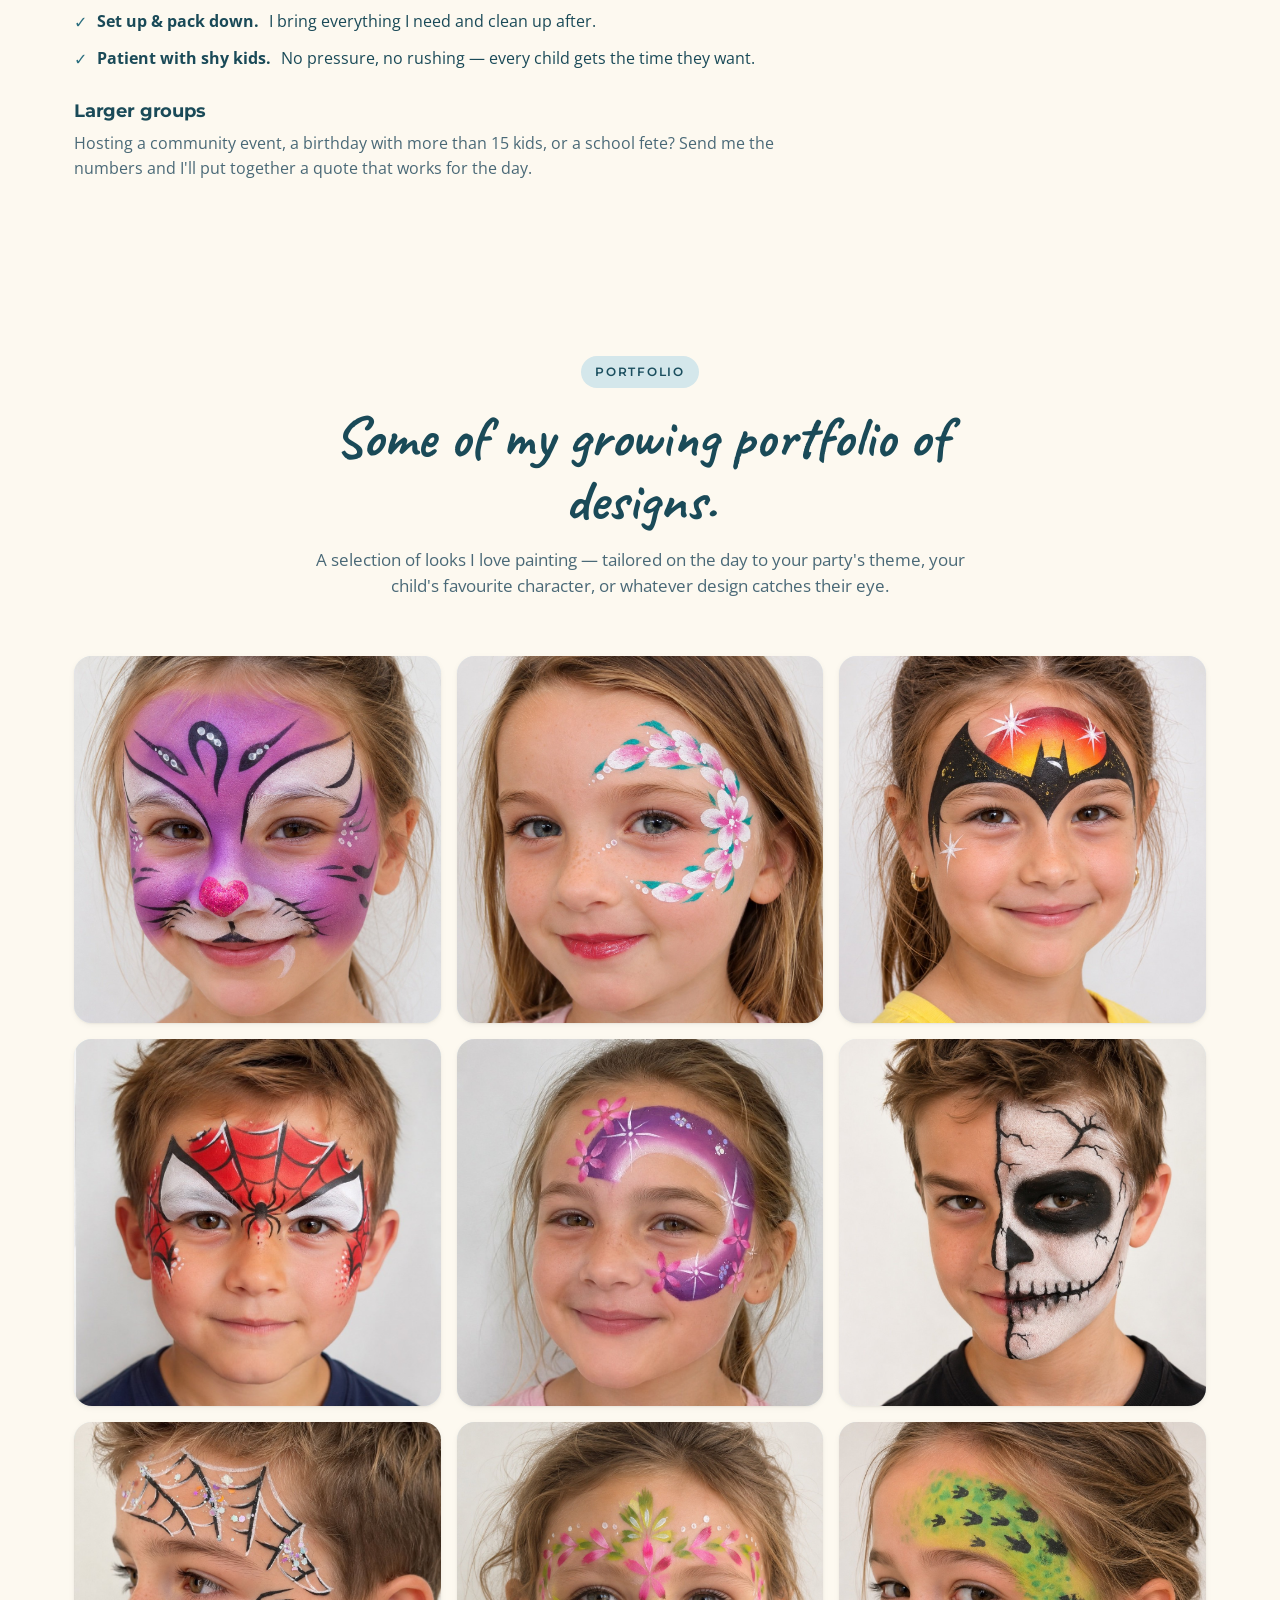
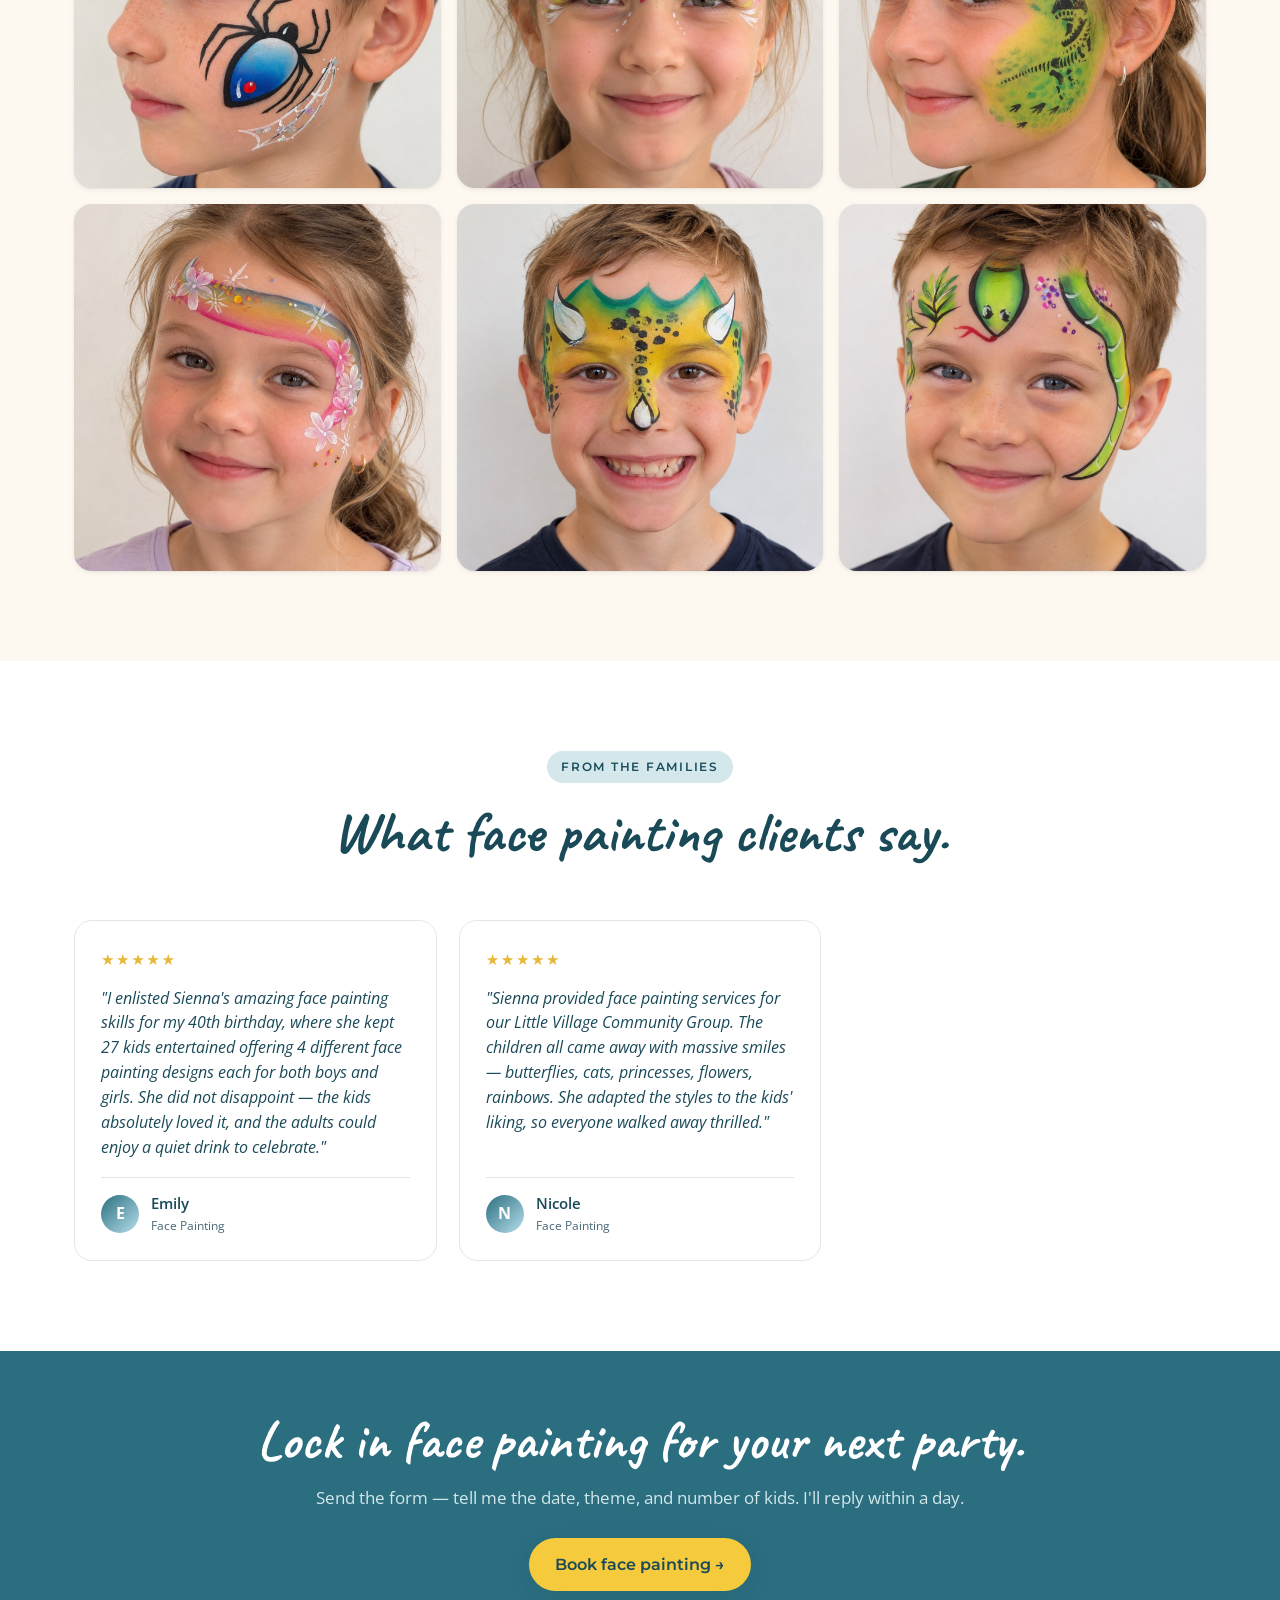
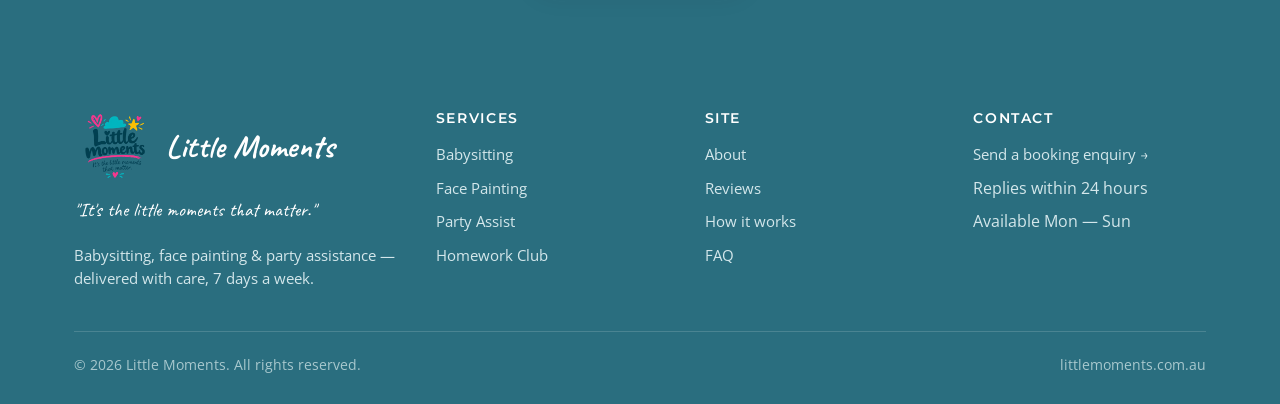
<file: face-painting.html>
<!DOCTYPE html>
<html lang="en-AU">
<head>
<meta charset="UTF-8" />
<meta name="viewport" content="width=device-width, initial-scale=1.0" />
<meta name="description" content="Face painting with Little Moments — vibrant, professional-grade designs that make kids' parties magical. 1.5 hour package $120 for up to 15 children." />
<title>Face Painting — Little Moments</title>
<link rel="preconnect" href="https://fonts.googleapis.com" />
<link rel="preconnect" href="https://fonts.gstatic.com" crossorigin />
<link href="https://fonts.googleapis.com/css2?family=Caveat:wght@500;600;700&family=Montserrat:wght@400;500;600;700&family=Open+Sans:wght@400;500;600;700&display=swap" rel="stylesheet" />
<link rel="stylesheet" href="styles.css" />
</head>
<body>

<!-- ===== NAV ===== -->
<header class="nav">
  <div class="container nav-inner">
    <a href="index.html" class="brand" aria-label="Little Moments home">
      <img class="brand-logo" src="images/logo.png" alt="Little Moments logo" />
      <span>Little Moments</span>
    </a>
    <nav>
      <ul class="nav-links">
        <li><a href="index.html">Home</a></li>
        <li><a href="babysitting.html">Babysitting</a></li>
        <li><a href="face-painting.html">Face Painting</a></li>
        <li><a href="party-assist.html">Party Assist</a></li>
        <li><a href="index.html#about">About</a></li>
        <li><a href="index.html#reviews">Reviews</a></li>
        <li><a href="index.html#faq">FAQ</a></li>
      </ul>
    </nav>
    <div class="nav-cta">
      <a href="index.html#book" class="btn btn-primary">Book now</a>
      <button class="nav-toggle" aria-label="Open menu" aria-expanded="false" aria-controls="nav-links">
        <span></span><span></span><span></span>
      </button>
    </div>
  </div>
</header>

<!-- ===== SUBHERO ===== -->
<section class="subhero">
  <div class="container subhero-grid">
    <div>
      <a href="index.html" class="subpage-back">← Back to home</a>
      <span class="eyebrow">Face Painting</span>
      <h1>Vibrant designs, lasting smiles.</h1>
      <p class="lead">
        Professional-grade face paints, designs adapted to your party theme, and the kind of finished looks kids actually want to keep on for the rest of the day.
      </p>
      <div class="hero-cta">
        <a href="index.html#book" class="btn btn-primary">Book face painting →</a>
        <a href="#whats-included" class="btn btn-ghost">What's included</a>
      </div>
    </div>
    <div class="subhero-image">
      <img src="images/portfolio-6.jpg" alt="A vibrant face painting design" />
    </div>
  </div>
</section>

<!-- ===== ABOUT FACE PAINTING ===== -->
<section class="detail">
  <div class="container">
    <span class="eyebrow">Why I love this work</span>
    <h2>The little moment when they see themselves.</h2>
    <p class="lead">
      Face painting is special because of the moment a child looks in the mirror and sees a tiger, a butterfly, a superhero, a unicorn — and lights up. That reaction is why I do this. It's the kind of little moment parents capture in photos and kids talk about for days afterward.
    </p>
    <p>
      I take it seriously. Designs are clean, colours are vibrant, and every child gets the time and attention to feel like the star of the moment. Quiet kids get gentle care, excited kids get matched energy. Everyone leaves the chair smiling.
    </p>
  </div>
</section>

<!-- ===== WHAT'S INCLUDED ===== -->
<section class="detail alt" id="whats-included">
  <div class="container">
    <span class="eyebrow">The package</span>
    <h2>Everything you need for a 15-kid party.</h2>

    <div class="price-card">
      <div class="price">$120<small> · 1.5 hour package</small></div>
      <div class="price-note">Up to 15 children · +$20 travel fee for journeys over 15 min · Larger groups quoted on application</div>
    </div>

    <ul class="feature-list">
      <li><strong>1.5 hours of painting time.</strong> Plenty for up to 15 children, with attention to detail on each one.</li>
      <li><strong>Professional-grade face paints.</strong> Skin-safe, vibrant, photo-friendly, and designed to last the whole party.</li>
      <li><strong>Designs to suit your party theme.</strong> Superheroes, princesses, animals, fairies, dragons, pirates — tell me the theme and I'll bring the right designs.</li>
      <li><strong>Set up &amp; pack down.</strong> I bring everything I need and clean up after.</li>
      <li><strong>Patient with shy kids.</strong> No pressure, no rushing — every child gets the time they want.</li>
    </ul>

    <h3>Larger groups</h3>
    <p>Hosting a community event, a birthday with more than 15 kids, or a school fete? Send me the numbers and I'll put together a quote that works for the day.</p>
  </div>
</section>

<!-- ===== GALLERY ===== -->
<section class="gallery">
  <div class="container">
    <div class="section-head">
      <span class="eyebrow">Portfolio</span>
      <h2>Some of my growing portfolio of designs.</h2>
      <p>A selection of looks I love painting — tailored on the day to your party's theme, your child's favourite character, or whatever design catches their eye.</p>
    </div>

    <div class="gallery-grid">
      <div class="gallery-item"><img src="images/portfolio-1.jpg" alt="Face painting design" loading="lazy" /></div>
      <div class="gallery-item"><img src="images/portfolio-2.jpg" alt="Face painting design" loading="lazy" /></div>
      <div class="gallery-item"><img src="images/portfolio-3.jpg" alt="Face painting design" loading="lazy" /></div>
      <div class="gallery-item"><img src="images/portfolio-4.jpg" alt="Face painting design" loading="lazy" /></div>
      <div class="gallery-item"><img src="images/portfolio-5.jpg" alt="Face painting design" loading="lazy" /></div>
      <div class="gallery-item"><img src="images/portfolio-6.jpg" alt="Face painting design" loading="lazy" /></div>
      <div class="gallery-item"><img src="images/portfolio-7.jpg" alt="Face painting design" loading="lazy" /></div>
      <div class="gallery-item"><img src="images/portfolio-8.jpg" alt="Face painting design" loading="lazy" /></div>
      <div class="gallery-item"><img src="images/portfolio-9.jpg" alt="Face painting design" loading="lazy" /></div>
      <div class="gallery-item"><img src="images/portfolio-10.jpg" alt="Face painting design" loading="lazy" /></div>
      <div class="gallery-item"><img src="images/portfolio-11.jpg" alt="Face painting design" loading="lazy" /></div>
      <div class="gallery-item"><img src="images/portfolio-12.jpg" alt="Face painting design" loading="lazy" /></div>
    </div>
  </div>
</section>

<!-- ===== TESTIMONIALS ===== -->
<section class="reviews">
  <div class="container">
    <div class="section-head">
      <span class="eyebrow">From the families</span>
      <h2>What face painting clients say.</h2>
    </div>

    <div class="review-grid">
      <article class="review-card">
        <div class="stars">★★★★★</div>
        <blockquote>"I enlisted Sienna's amazing face painting skills for my 40th birthday, where she kept 27 kids entertained offering 4 different face painting designs each for both boys and girls. She did not disappoint — the kids absolutely loved it, and the adults could enjoy a quiet drink to celebrate."</blockquote>
        <div class="review-meta">
          <div class="avatar">E</div>
          <div>
            <div class="review-name">Emily</div>
            <div class="review-tag">Face Painting</div>
          </div>
        </div>
      </article>

      <article class="review-card">
        <div class="stars">★★★★★</div>
        <blockquote>"Sienna provided face painting services for our Little Village Community Group. The children all came away with massive smiles — butterflies, cats, princesses, flowers, rainbows. She adapted the styles to the kids' liking, so everyone walked away thrilled."</blockquote>
        <div class="review-meta">
          <div class="avatar">N</div>
          <div>
            <div class="review-name">Nicole</div>
            <div class="review-tag">Face Painting</div>
          </div>
        </div>
      </article>
    </div>
  </div>
</section>

<!-- ===== CTA BANNER ===== -->
<section class="cta-banner">
  <div class="container">
    <h2>Lock in face painting for your next party.</h2>
    <p>Send the form — tell me the date, theme, and number of kids. I'll reply within a day.</p>
    <a href="index.html#book" class="btn btn-yellow">Book face painting →</a>
  </div>
</section>

<!-- ===== FOOTER ===== -->
<footer>
  <div class="container">
    <div class="foot-grid">
      <div class="foot-col">
        <div class="foot-brand">
          <img class="brand-logo" src="images/logo.png" alt="Little Moments logo" />
          <span>Little Moments</span>
        </div>
        <p class="foot-tag">"It's the little moments that matter."</p>
        <p style="font-size:.92rem">Babysitting, face painting &amp; party assistance — delivered with care, 7 days a week.</p>
      </div>
      <div class="foot-col">
        <h4>Services</h4>
        <ul>
          <li><a href="babysitting.html">Babysitting</a></li>
          <li><a href="face-painting.html">Face Painting</a></li>
          <li><a href="party-assist.html">Party Assist</a></li>
          <li><a href="index.html#services">Homework Club</a></li>
        </ul>
      </div>
      <div class="foot-col">
        <h4>Site</h4>
        <ul>
          <li><a href="index.html#about">About</a></li>
          <li><a href="index.html#reviews">Reviews</a></li>
          <li><a href="index.html#process">How it works</a></li>
          <li><a href="index.html#faq">FAQ</a></li>
        </ul>
      </div>
      <div class="foot-col">
        <h4>Contact</h4>
        <ul>
          <li><a href="index.html#book">Send a booking enquiry →</a></li>
          <li>Replies within 24 hours</li>
          <li>Available Mon — Sun</li>
        </ul>
      </div>
    </div>
    <div class="foot-bottom">
      <span>© <span id="year"></span> Little Moments. All rights reserved.</span>
      <span>littlemoments.com.au</span>
    </div>
  </div>
</footer>

<script>
  document.getElementById('year').textContent = new Date().getFullYear();

  // Mobile nav hamburger toggle
  (function(){
    var toggle = document.querySelector('.nav-toggle');
    var menu = document.querySelector('.nav-links');
    if(!toggle || !menu) return;
    toggle.addEventListener('click', function(){
      var open = menu.classList.toggle('open');
      toggle.classList.toggle('active', open);
      toggle.setAttribute('aria-expanded', open);
    });
    menu.querySelectorAll('a').forEach(function(a){
      a.addEventListener('click', function(){
        menu.classList.remove('open');
        toggle.classList.remove('active');
        toggle.setAttribute('aria-expanded', 'false');
      });
    });
  })();
</script>

</body>
</html>
</file>
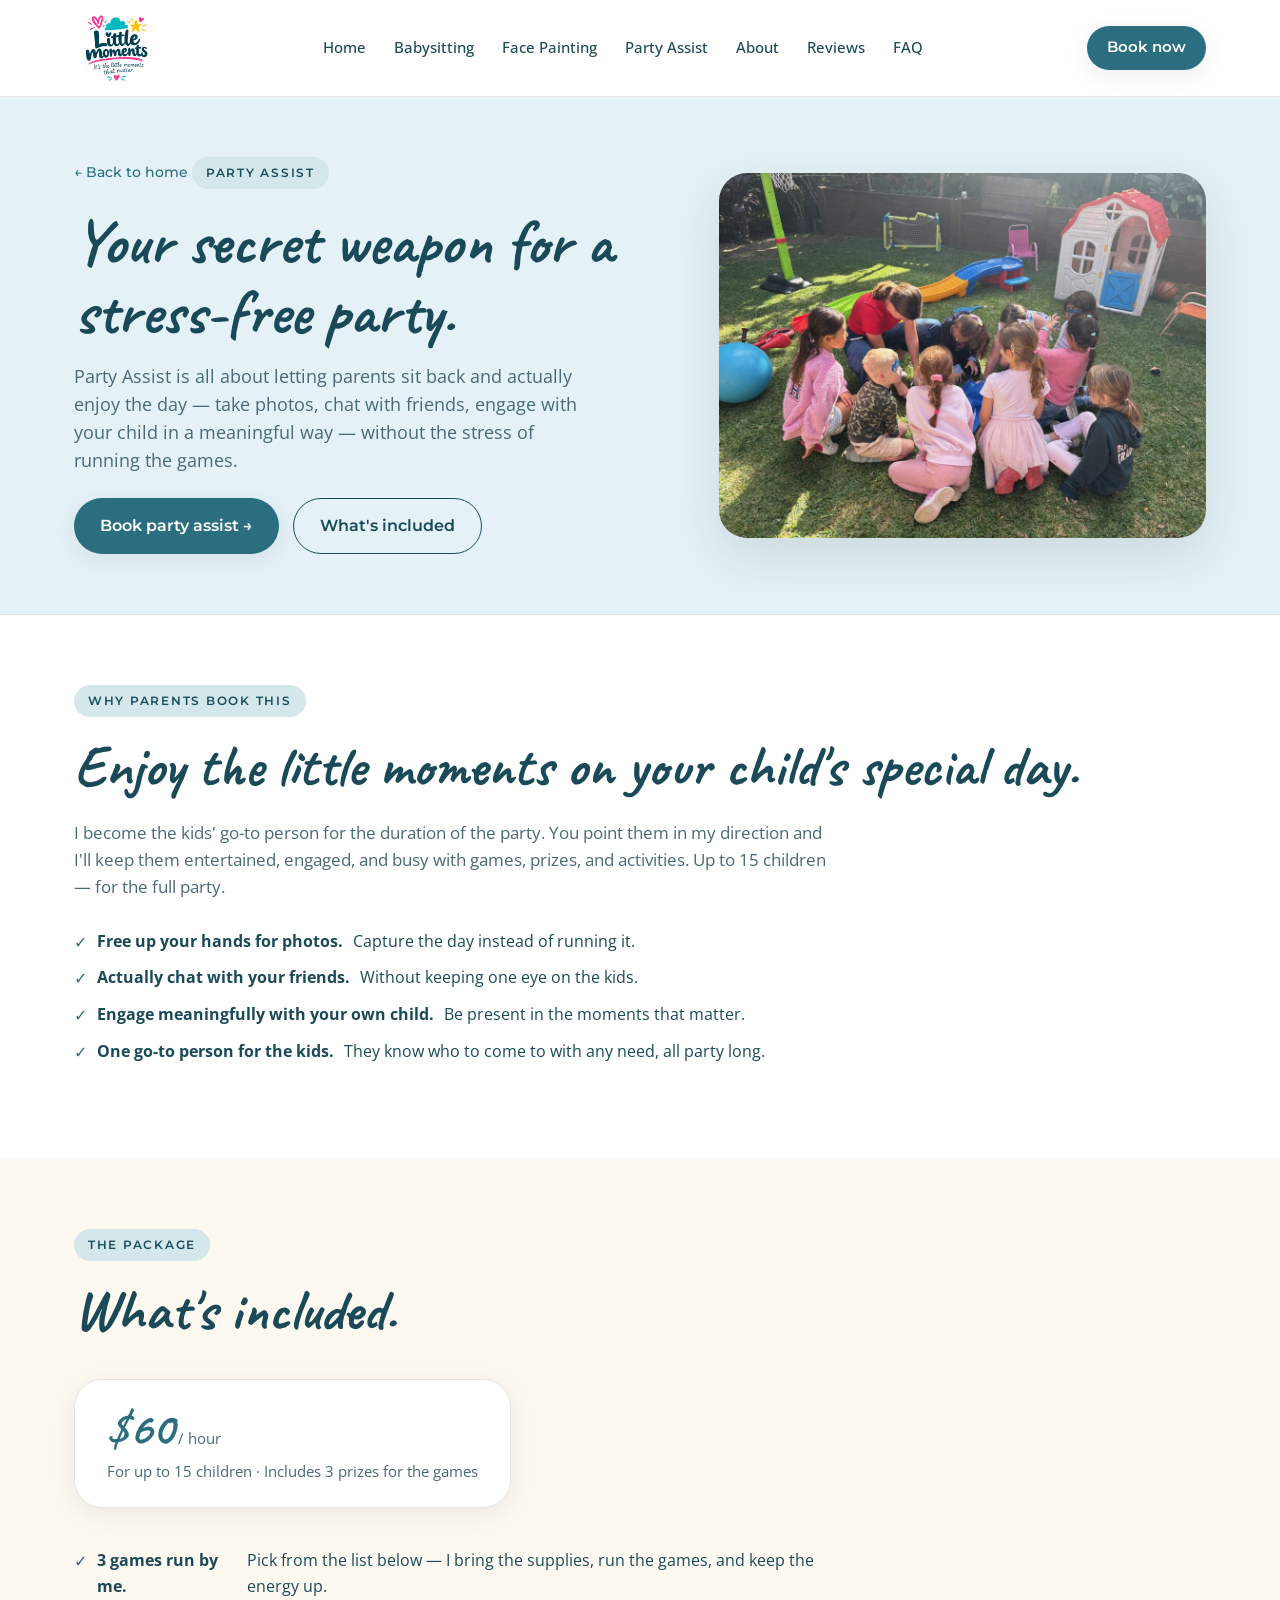
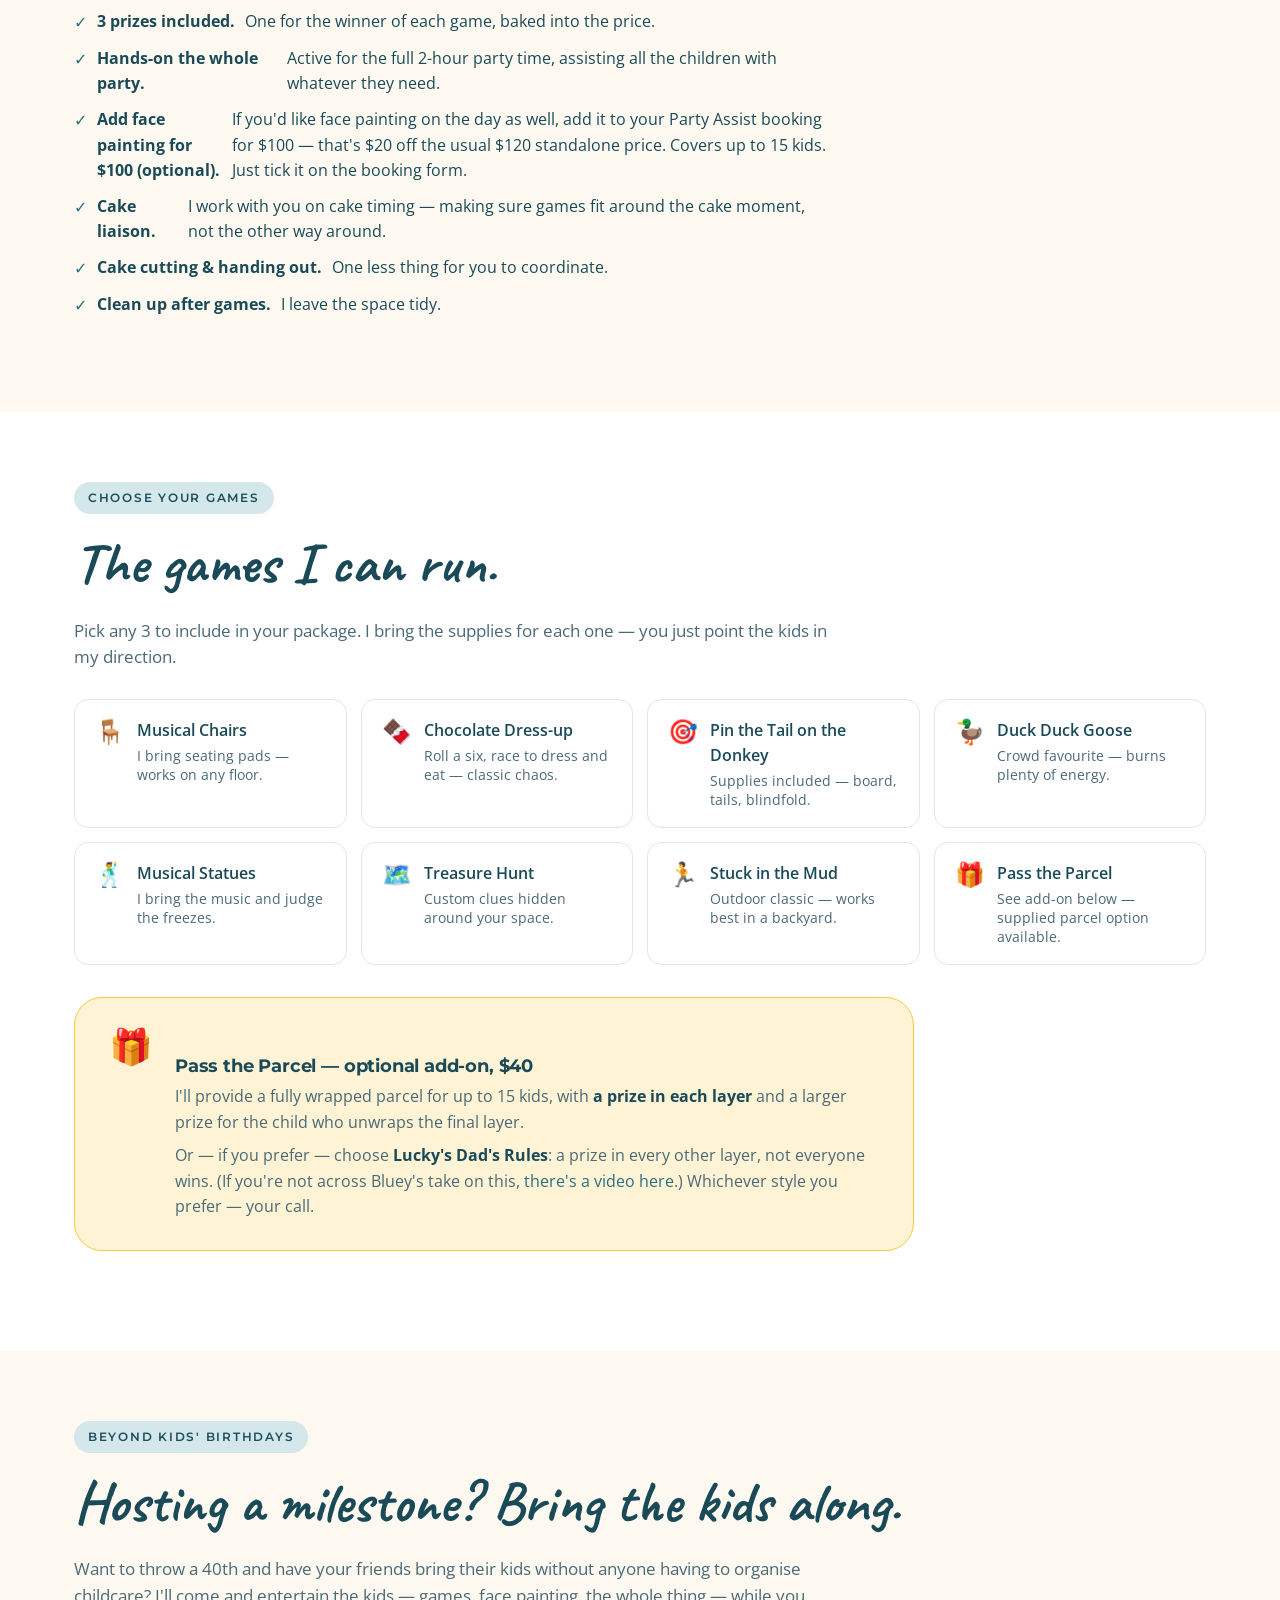
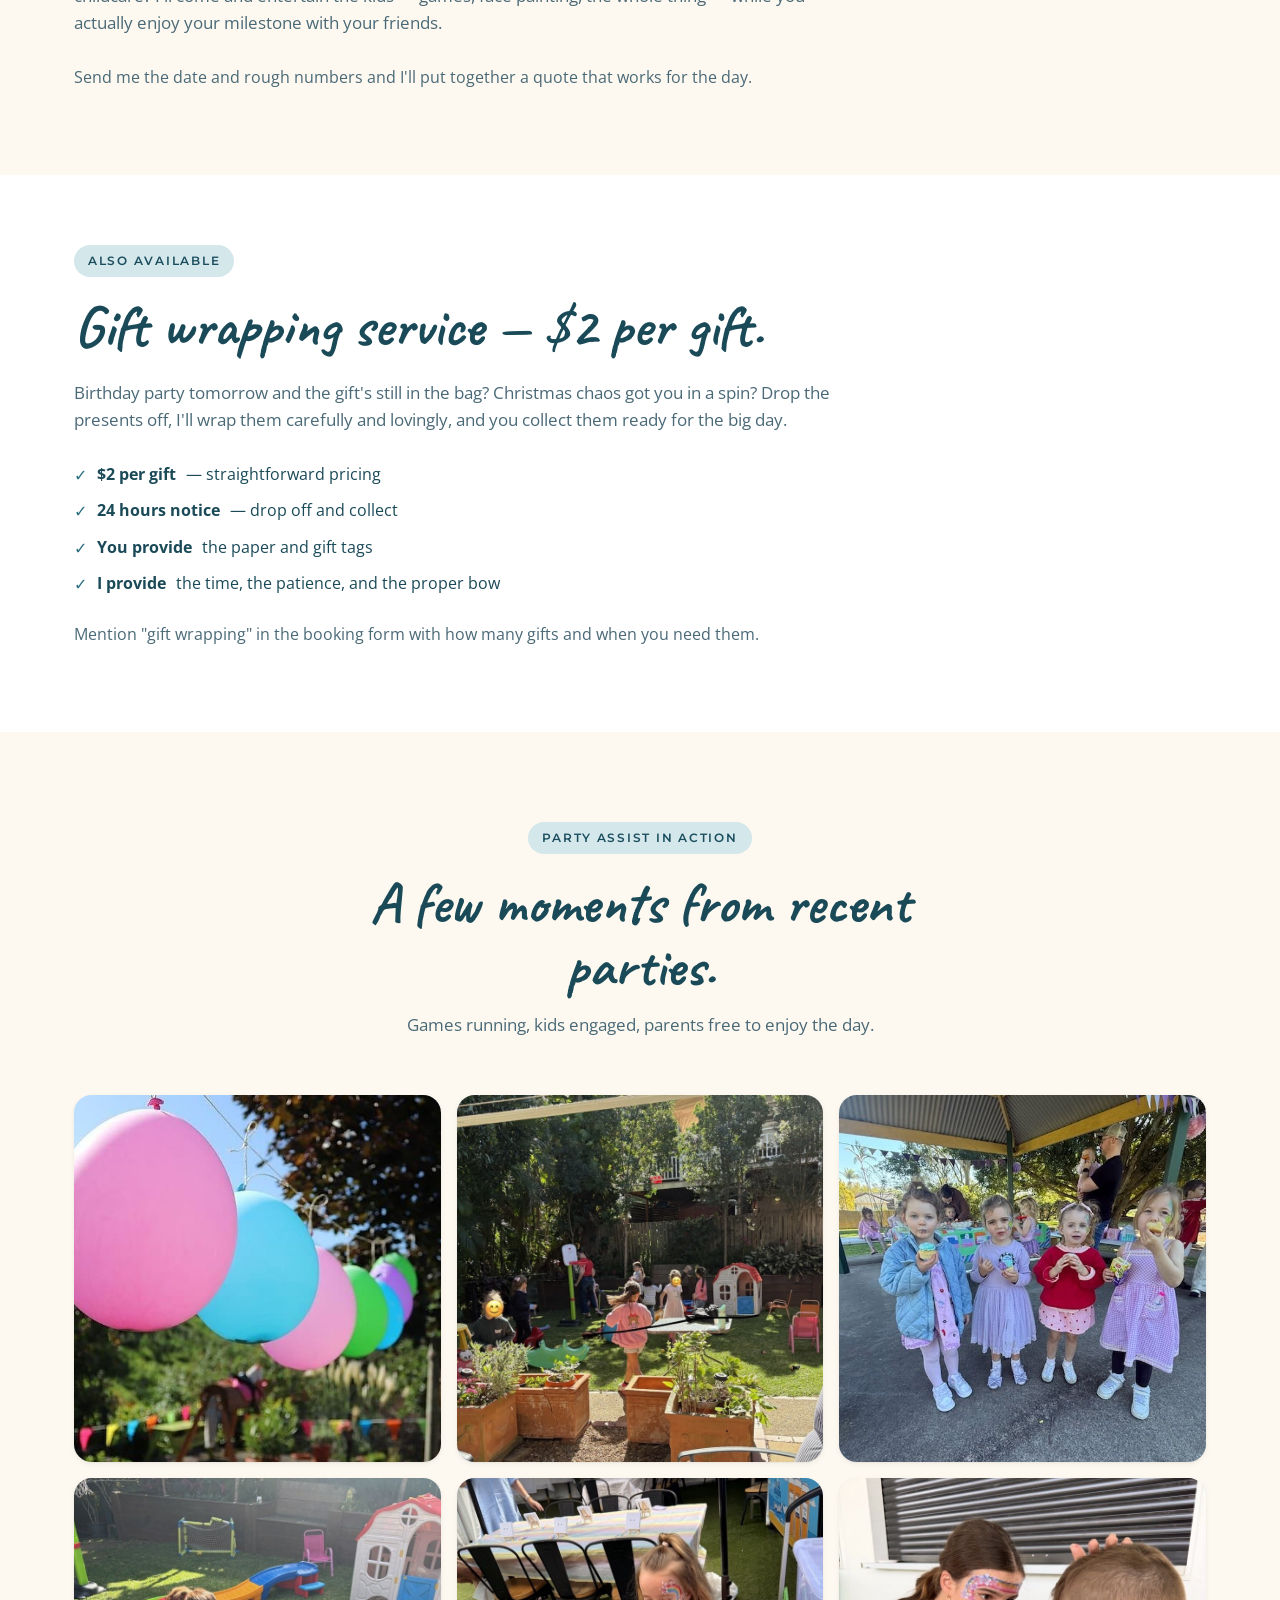
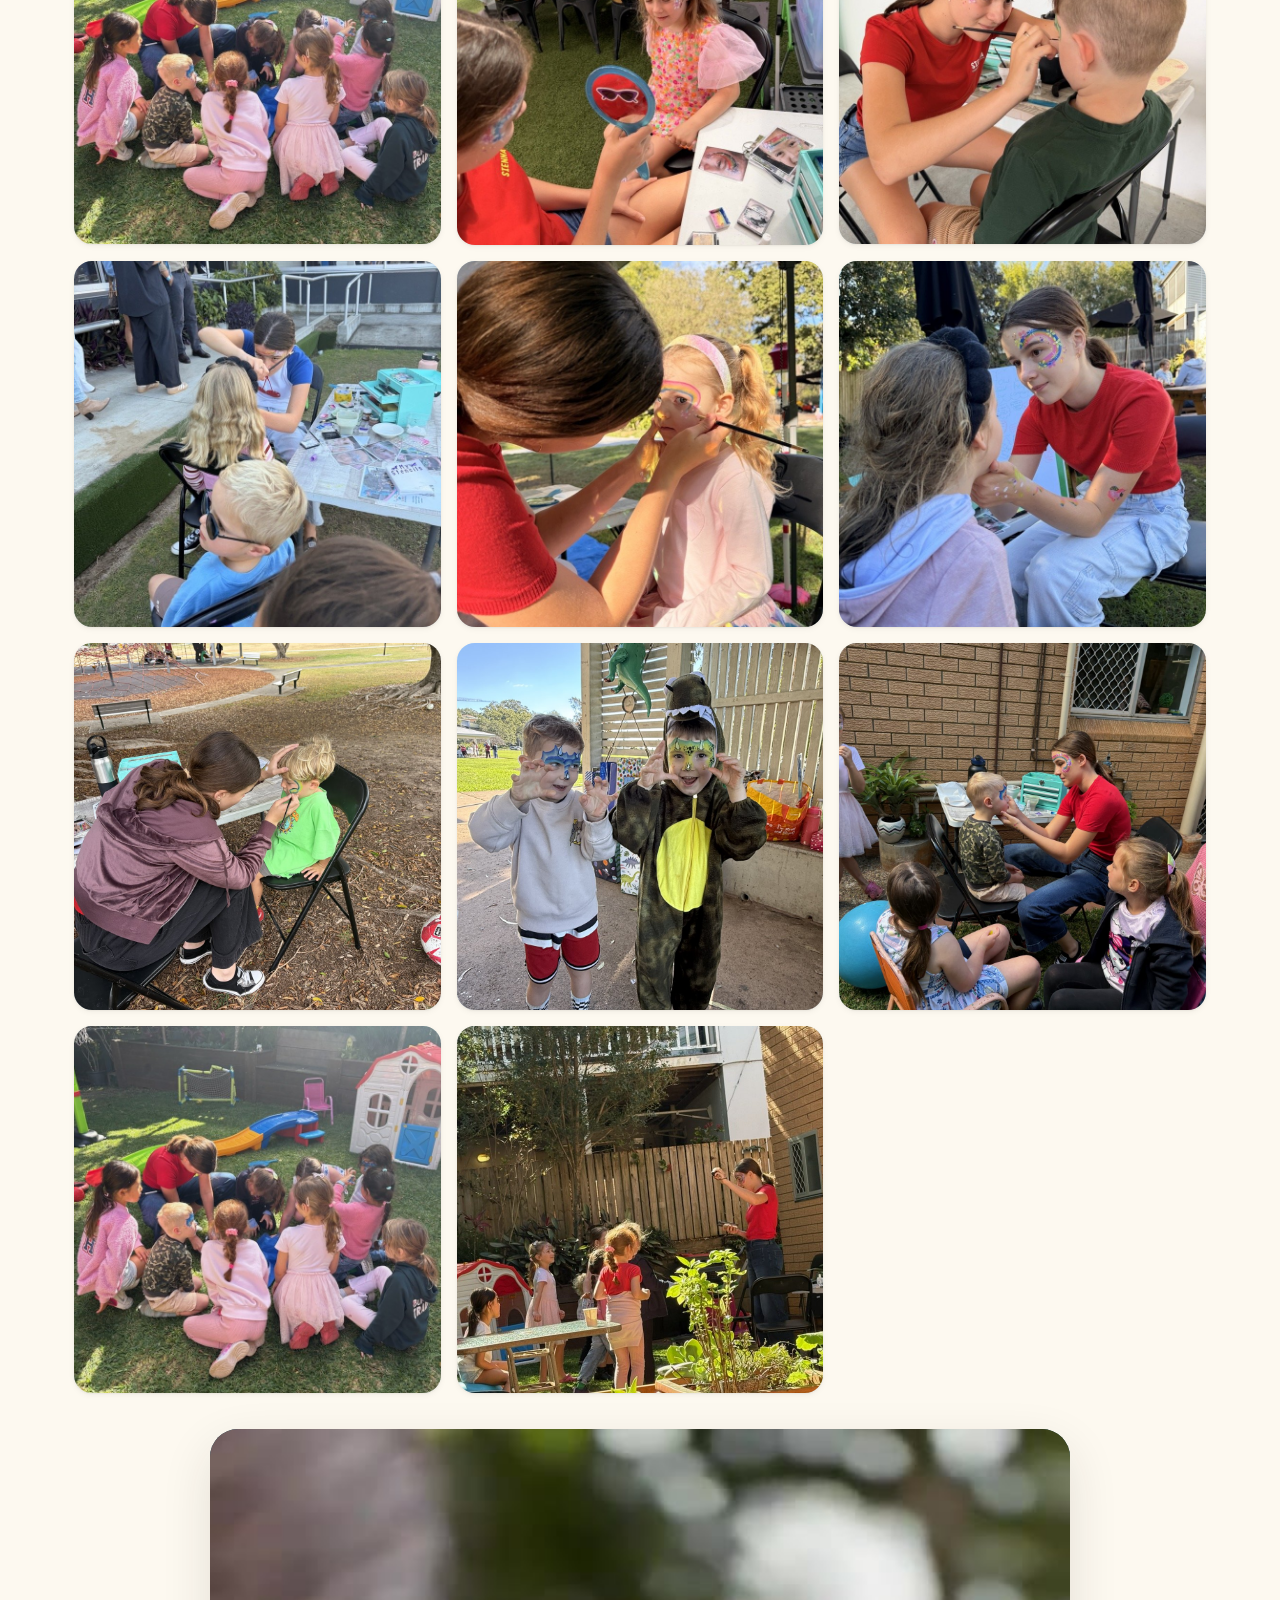
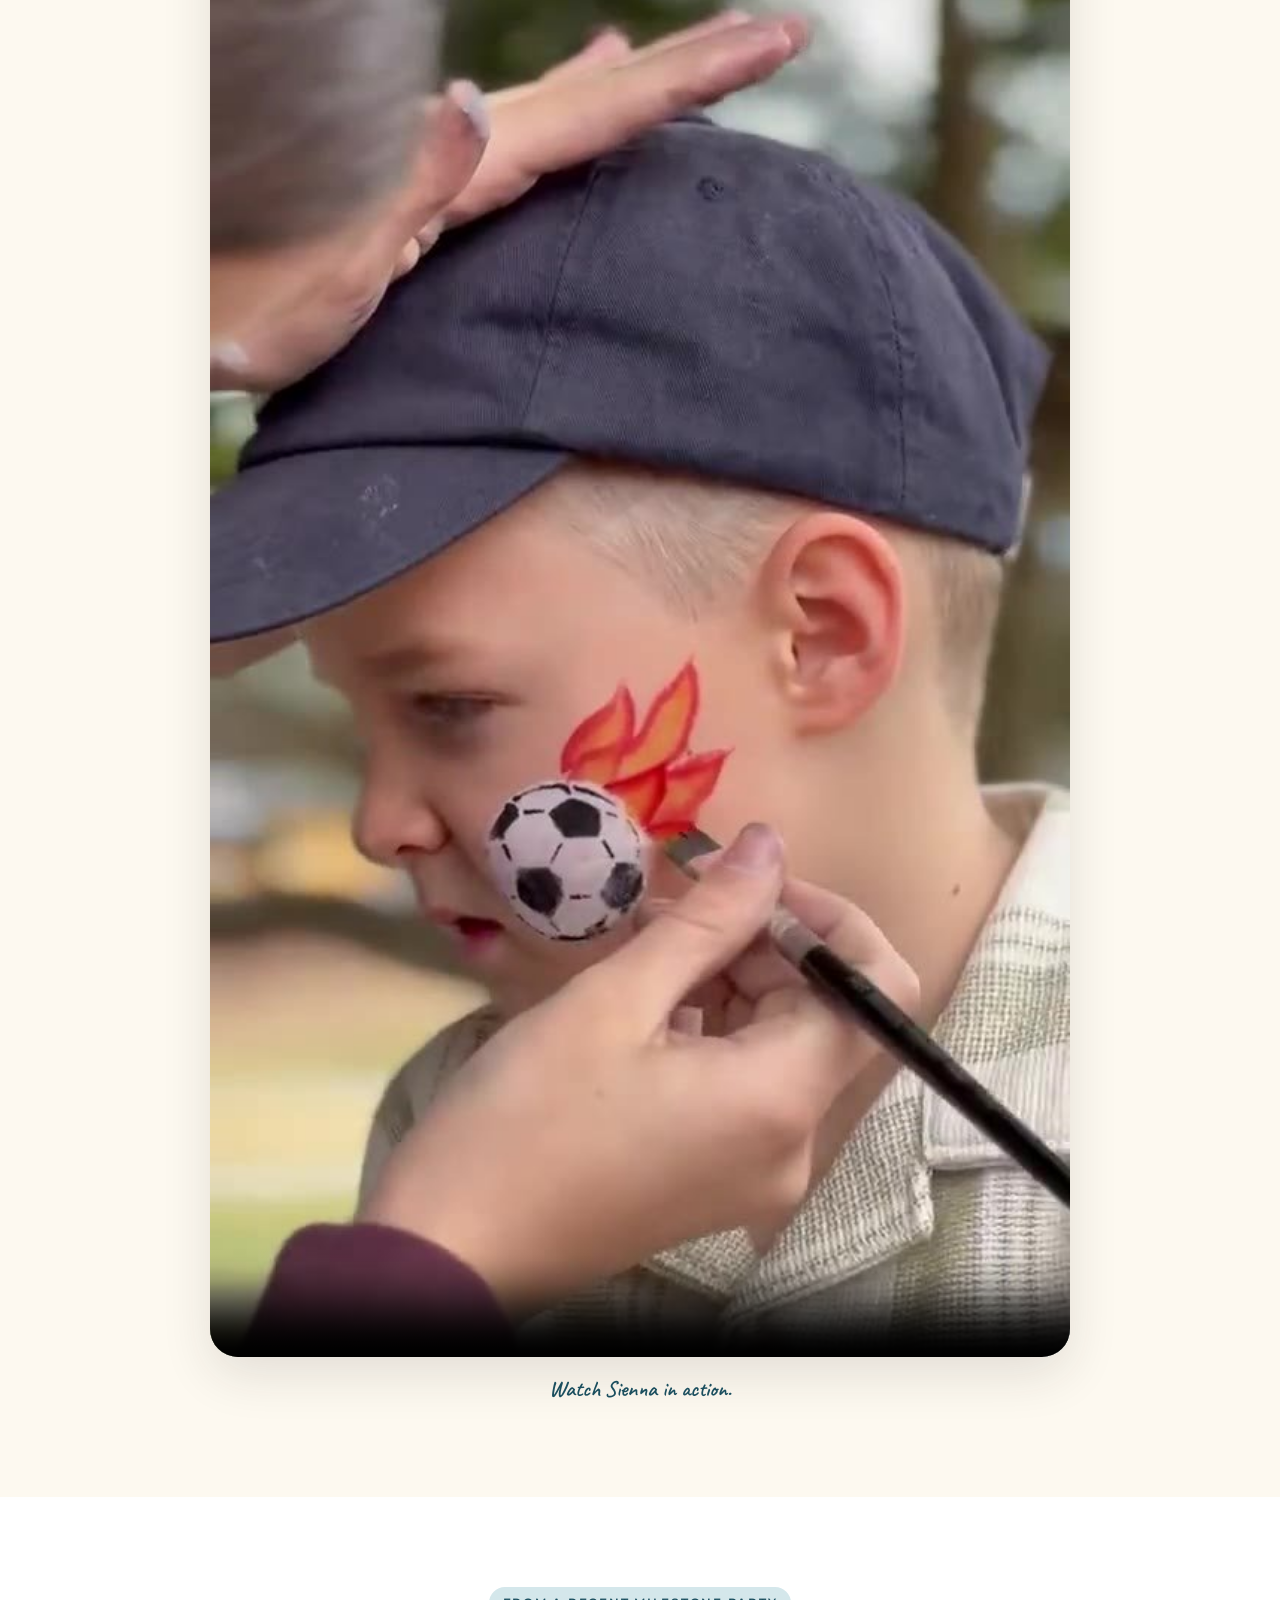
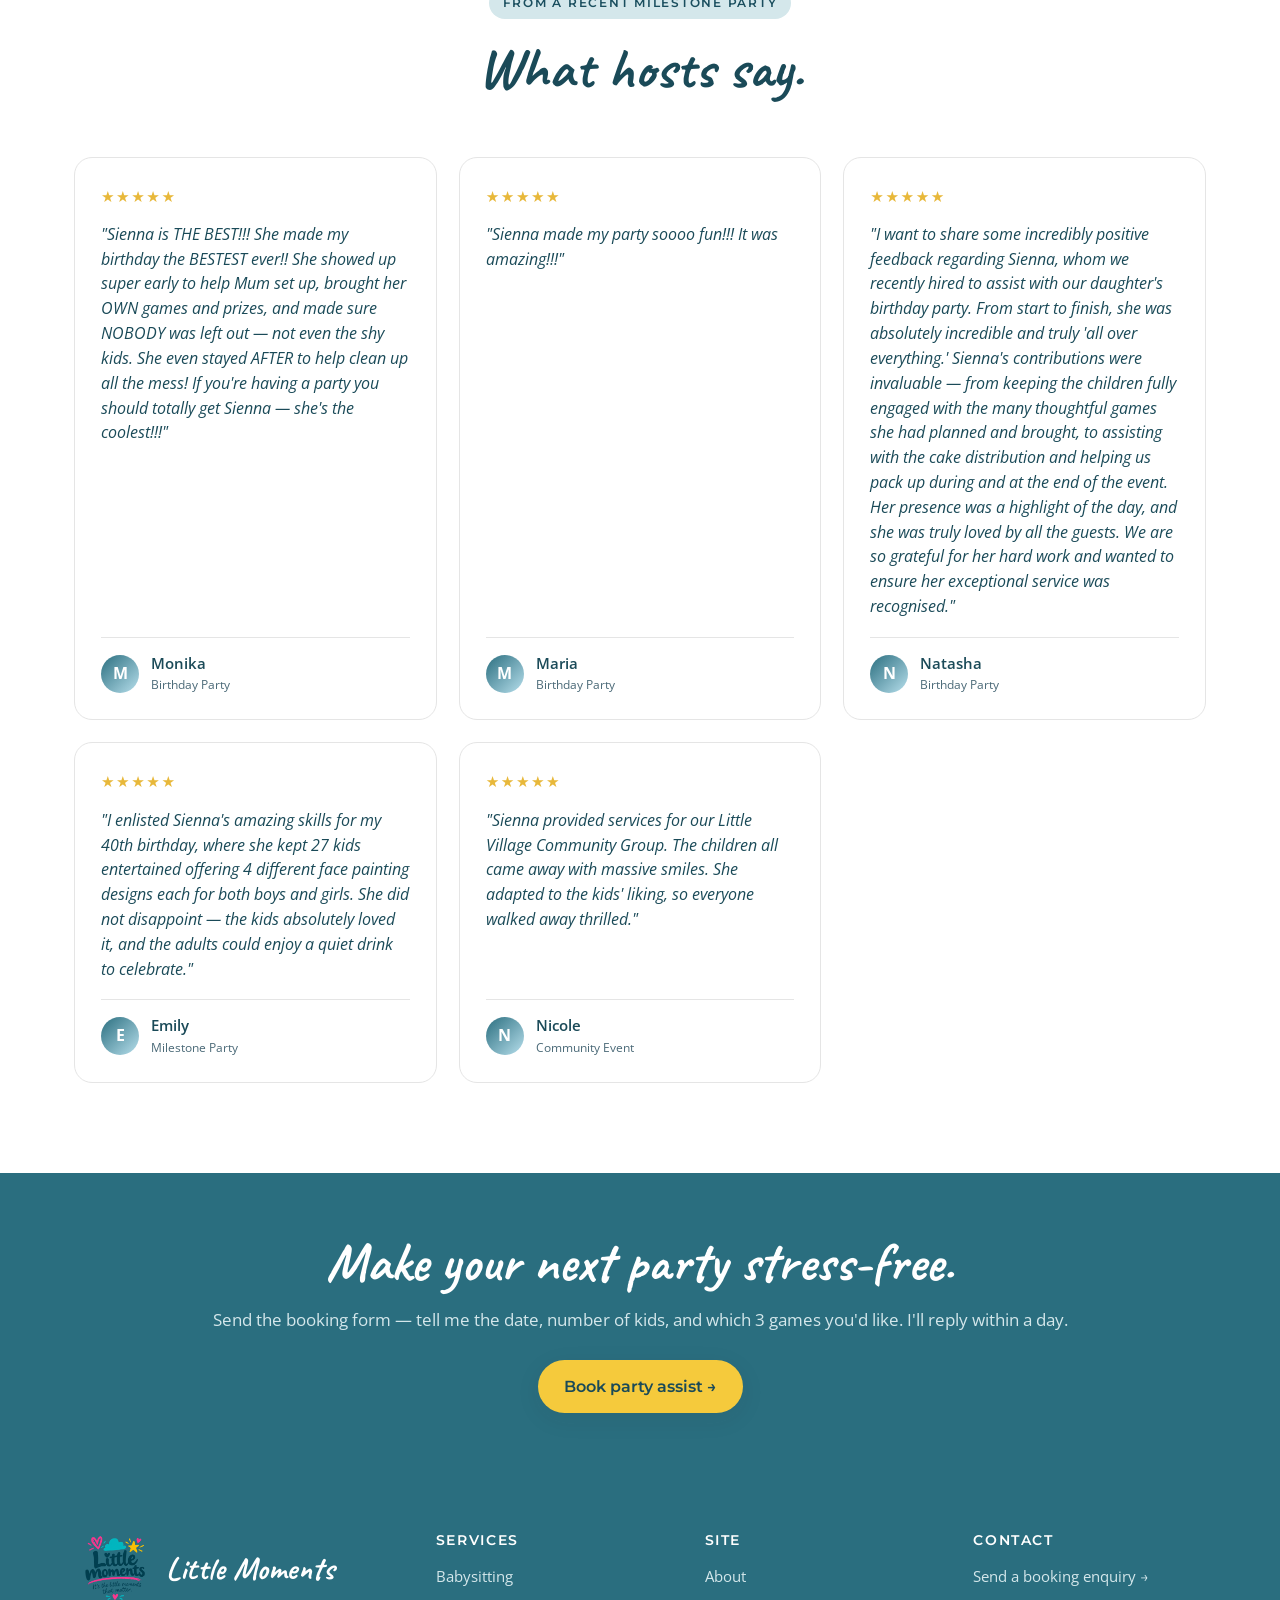
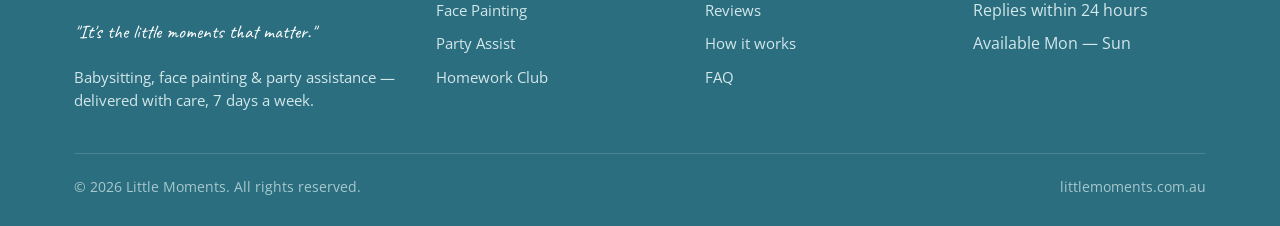
<file: party-assist.html>
<!DOCTYPE html>
<html lang="en-AU">
<head>
<meta charset="UTF-8" />
<meta name="viewport" content="width=device-width, initial-scale=1.0" />
<meta name="description" content="Party Assist with Little Moments — your secret weapon for a stress-free party. Games, prizes, and hands-on entertainment for up to 15 kids. $60 per hour." />
<title>Party Assist — Little Moments</title>
<link rel="preconnect" href="https://fonts.googleapis.com" />
<link rel="preconnect" href="https://fonts.gstatic.com" crossorigin />
<link href="https://fonts.googleapis.com/css2?family=Caveat:wght@500;600;700&family=Montserrat:wght@400;500;600;700&family=Open+Sans:wght@400;500;600;700&display=swap" rel="stylesheet" />
<link rel="stylesheet" href="styles.css" />
</head>
<body>

<!-- ===== NAV ===== -->
<header class="nav">
  <div class="container nav-inner">
    <a href="index.html" class="brand" aria-label="Little Moments home">
      <img class="brand-logo" src="images/logo.png" alt="Little Moments logo" />
      <span>Little Moments</span>
    </a>
    <nav>
      <ul class="nav-links">
        <li><a href="index.html">Home</a></li>
        <li><a href="babysitting.html">Babysitting</a></li>
        <li><a href="face-painting.html">Face Painting</a></li>
        <li><a href="party-assist.html">Party Assist</a></li>
        <li><a href="index.html#about">About</a></li>
        <li><a href="index.html#reviews">Reviews</a></li>
        <li><a href="index.html#faq">FAQ</a></li>
      </ul>
    </nav>
    <div class="nav-cta">
      <a href="index.html#book" class="btn btn-primary">Book now</a>
      <button class="nav-toggle" aria-label="Open menu" aria-expanded="false" aria-controls="nav-links">
        <span></span><span></span><span></span>
      </button>
    </div>
  </div>
</header>

<!-- ===== SUBHERO ===== -->
<section class="subhero">
  <div class="container subhero-grid">
    <div>
      <a href="index.html" class="subpage-back">← Back to home</a>
      <span class="eyebrow">Party Assist</span>
      <h1>Your secret weapon for a stress-free party.</h1>
      <p class="lead">
        Party Assist is all about letting parents sit back and actually enjoy the day — take photos, chat with friends, engage with your child in a meaningful way — without the stress of running the games.
      </p>
      <div class="hero-cta">
        <a href="index.html#book" class="btn btn-primary">Book party assist →</a>
        <a href="#whats-included" class="btn btn-ghost">What's included</a>
      </div>
    </div>
    <div class="subhero-image">
      <img src="images/party-assist-13.jpg" alt="Sienna running a group activity with party guests" />
    </div>
  </div>
</section>

<!-- ===== WHY PARENTS BOOK ===== -->
<section class="detail">
  <div class="container">
    <span class="eyebrow">Why parents book this</span>
    <h2>Enjoy the little moments on your child's special day.</h2>
    <p class="lead">
      I become the kids' go-to person for the duration of the party. You point them in my direction and I'll keep them entertained, engaged, and busy with games, prizes, and activities. Up to 15 children — for the full party.
    </p>
    <ul class="feature-list">
      <li><strong>Free up your hands for photos.</strong> Capture the day instead of running it.</li>
      <li><strong>Actually chat with your friends.</strong> Without keeping one eye on the kids.</li>
      <li><strong>Engage meaningfully with your own child.</strong> Be present in the moments that matter.</li>
      <li><strong>One go-to person for the kids.</strong> They know who to come to with any need, all party long.</li>
    </ul>
  </div>
</section>

<!-- ===== WHAT'S INCLUDED ===== -->
<section class="detail alt" id="whats-included">
  <div class="container">
    <span class="eyebrow">The package</span>
    <h2>What's included.</h2>

    <div class="price-card">
      <div class="price">$60<small> / hour</small></div>
      <div class="price-note">For up to 15 children · Includes 3 prizes for the games</div>
    </div>

    <ul class="feature-list">
      <li><strong>3 games run by me.</strong> Pick from the list below — I bring the supplies, run the games, and keep the energy up.</li>
      <li><strong>3 prizes included.</strong> One for the winner of each game, baked into the price.</li>
      <li><strong>Hands-on the whole party.</strong> Active for the full 2-hour party time, assisting all the children with whatever they need.</li>
      <li><strong>Add face painting for $100 (optional).</strong> If you'd like face painting on the day as well, add it to your Party Assist booking for $100 — that's $20 off the usual $120 standalone price. Covers up to 15 kids. Just tick it on the booking form.</li>
      <li><strong>Cake liaison.</strong> I work with you on cake timing — making sure games fit around the cake moment, not the other way around.</li>
      <li><strong>Cake cutting &amp; handing out.</strong> One less thing for you to coordinate.</li>
      <li><strong>Clean up after games.</strong> I leave the space tidy.</li>
    </ul>
  </div>
</section>

<!-- ===== GAMES LIST ===== -->
<section class="detail">
  <div class="container">
    <span class="eyebrow">Choose your games</span>
    <h2>The games I can run.</h2>
    <p class="lead">Pick any 3 to include in your package. I bring the supplies for each one — you just point the kids in my direction.</p>

    <div class="games-grid">
      <div class="game-item">
        <span class="game-icon">🪑</span>
        <div>
          <div class="game-name">Musical Chairs</div>
          <div class="game-detail">I bring seating pads — works on any floor.</div>
        </div>
      </div>
      <div class="game-item">
        <span class="game-icon">🍫</span>
        <div>
          <div class="game-name">Chocolate Dress-up</div>
          <div class="game-detail">Roll a six, race to dress and eat — classic chaos.</div>
        </div>
      </div>
      <div class="game-item">
        <span class="game-icon">🎯</span>
        <div>
          <div class="game-name">Pin the Tail on the Donkey</div>
          <div class="game-detail">Supplies included — board, tails, blindfold.</div>
        </div>
      </div>
      <div class="game-item">
        <span class="game-icon">🦆</span>
        <div>
          <div class="game-name">Duck Duck Goose</div>
          <div class="game-detail">Crowd favourite — burns plenty of energy.</div>
        </div>
      </div>
      <div class="game-item">
        <span class="game-icon">🕺</span>
        <div>
          <div class="game-name">Musical Statues</div>
          <div class="game-detail">I bring the music and judge the freezes.</div>
        </div>
      </div>
      <div class="game-item">
        <span class="game-icon">🗺️</span>
        <div>
          <div class="game-name">Treasure Hunt</div>
          <div class="game-detail">Custom clues hidden around your space.</div>
        </div>
      </div>
      <div class="game-item">
        <span class="game-icon">🏃</span>
        <div>
          <div class="game-name">Stuck in the Mud</div>
          <div class="game-detail">Outdoor classic — works best in a backyard.</div>
        </div>
      </div>
      <div class="game-item">
        <span class="game-icon">🎁</span>
        <div>
          <div class="game-name">Pass the Parcel</div>
          <div class="game-detail">See add-on below — supplied parcel option available.</div>
        </div>
      </div>
    </div>

    <div class="callout" style="margin-top:32px">
      <span class="callout-icon">🎁</span>
      <div>
        <h3>Pass the Parcel — optional add-on, $40</h3>
        <p>I'll provide a fully wrapped parcel for up to 15 kids, with <strong>a prize in each layer</strong> and a larger prize for the child who unwraps the final layer.</p>
        <p>Or — if you prefer — choose <strong>Lucky's Dad's Rules</strong>: a prize in every other layer, not everyone wins. (If you're not across Bluey's take on this, <a href="https://www.youtube.com/results?search_query=bluey+luckys+dad+pass+the+parcel" target="_blank" rel="noopener">there's a video here</a>.) Whichever style you prefer — your call.</p>
      </div>
    </div>
  </div>
</section>

<!-- ===== MILESTONE PARTIES ===== -->
<section class="detail alt">
  <div class="container">
    <span class="eyebrow">Beyond kids' birthdays</span>
    <h2>Hosting a milestone? Bring the kids along.</h2>
    <p class="lead">
      Want to throw a 40th and have your friends bring their kids without anyone having to organise childcare? I'll come and entertain the kids — games, face painting, the whole thing — while you actually enjoy your milestone with your friends.
    </p>
    <p>Send me the date and rough numbers and I'll put together a quote that works for the day.</p>
  </div>
</section>

<!-- ===== GIFT WRAPPING ===== -->
<section class="detail">
  <div class="container">
    <span class="eyebrow">Also available</span>
    <h2>Gift wrapping service — $2 per gift.</h2>
    <p class="lead">
      Birthday party tomorrow and the gift's still in the bag? Christmas chaos got you in a spin? Drop the presents off, I'll wrap them carefully and lovingly, and you collect them ready for the big day.
    </p>
    <ul class="feature-list">
      <li><strong>$2 per gift</strong> — straightforward pricing</li>
      <li><strong>24 hours notice</strong> — drop off and collect</li>
      <li><strong>You provide</strong> the paper and gift tags</li>
      <li><strong>I provide</strong> the time, the patience, and the proper bow</li>
    </ul>
    <p>Mention "gift wrapping" in the booking form with how many gifts and when you need them.</p>
  </div>
</section>

<!-- ===== GALLERY ===== -->
<section class="gallery">
  <div class="container">
    <div class="section-head">
      <span class="eyebrow">Party Assist in action</span>
      <h2>A few moments from recent parties.</h2>
      <p>Games running, kids engaged, parents free to enjoy the day.</p>
    </div>

    <div class="gallery-grid">
      <div class="gallery-item"><img src="images/party-assist.jpg" alt="Party assist in action" loading="lazy" /></div>
      <div class="gallery-item"><img src="images/party-assist-2.jpg" alt="Backyard party setup with kids playing" loading="lazy" /></div>
      <div class="gallery-item"><img src="images/party-assist-3.jpg" alt="Party guests enjoying cupcakes" loading="lazy" /></div>
      <div class="gallery-item"><img src="images/party-assist-4.jpg" alt="Sienna running a group activity with kids" loading="lazy" /></div>
      <div class="gallery-item"><img src="images/party-assist-5.jpg" alt="Sienna face painting a child at an event" loading="lazy" /></div>
      <div class="gallery-item"><img src="images/party-assist-6.jpg" alt="Kids waiting their turn at Sienna's face painting station" loading="lazy" /></div>
      <div class="gallery-item"><img src="images/party-assist-7.jpg" alt="Sienna painting a boy at an event" loading="lazy" /></div>
      <div class="gallery-item"><img src="images/party-assist-8.jpg" alt="Sienna showing a child the finished rainbow face paint" loading="lazy" /></div>
      <div class="gallery-item"><img src="images/party-assist-9.jpg" alt="Sienna painting a child outdoors" loading="lazy" /></div>
      <div class="gallery-item"><img src="images/party-assist-10.jpg" alt="Sienna face painting at a park event" loading="lazy" /></div>
      <div class="gallery-item"><img src="images/party-assist-11.jpg" alt="Kids showing off their dinosaur face paint" loading="lazy" /></div>
      <div class="gallery-item"><img src="images/party-assist-12.jpg" alt="Sienna painting a child at a backyard party" loading="lazy" /></div>
      <div class="gallery-item"><img src="images/party-assist-13.jpg" alt="Sienna running a group activity with party guests" loading="lazy" /></div>
      <div class="gallery-item"><img src="images/party-assist-14.jpg" alt="Sienna hosting a party game in a backyard" loading="lazy" /></div>
    </div>

    <div class="video-wrap">
      <video controls preload="metadata" poster="images/sienna-in-action-poster.jpg" playsinline>
        <source src="images/sienna-in-action.mp4" type="video/mp4" />
        Your browser doesn't support HTML5 video — the clip can be downloaded <a href="images/sienna-in-action.mp4">here</a>.
      </video>
      <p class="video-caption">Watch Sienna in action.</p>
    </div>
  </div>
</section>

<!-- ===== TESTIMONIAL ===== -->
<section class="reviews">
  <div class="container">
    <div class="section-head">
      <span class="eyebrow">From a recent milestone party</span>
      <h2>What hosts say.</h2>
    </div>

    <div class="review-grid">
      <article class="review-card">
        <div class="stars">★★★★★</div>
        <blockquote>"Sienna is THE BEST!!! She made my birthday the BESTEST ever!! She showed up super early to help Mum set up, brought her OWN games and prizes, and made sure NOBODY was left out — not even the shy kids. She even stayed AFTER to help clean up all the mess! If you're having a party you should totally get Sienna — she's the coolest!!!"</blockquote>
        <div class="review-meta">
          <div class="avatar">M</div>
          <div>
            <div class="review-name">Monika</div>
            <div class="review-tag">Birthday Party</div>
          </div>
        </div>
      </article>

      <article class="review-card">
        <div class="stars">★★★★★</div>
        <blockquote>"Sienna made my party soooo fun!!! It was amazing!!!"</blockquote>
        <div class="review-meta">
          <div class="avatar">M</div>
          <div>
            <div class="review-name">Maria</div>
            <div class="review-tag">Birthday Party</div>
          </div>
        </div>
      </article>

      <article class="review-card">
        <div class="stars">★★★★★</div>
        <blockquote>"I want to share some incredibly positive feedback regarding Sienna, whom we recently hired to assist with our daughter's birthday party. From start to finish, she was absolutely incredible and truly 'all over everything.' Sienna's contributions were invaluable — from keeping the children fully engaged with the many thoughtful games she had planned and brought, to assisting with the cake distribution and helping us pack up during and at the end of the event. Her presence was a highlight of the day, and she was truly loved by all the guests. We are so grateful for her hard work and wanted to ensure her exceptional service was recognised."</blockquote>
        <div class="review-meta">
          <div class="avatar">N</div>
          <div>
            <div class="review-name">Natasha</div>
            <div class="review-tag">Birthday Party</div>
          </div>
        </div>
      </article>

      <article class="review-card">
        <div class="stars">★★★★★</div>
        <blockquote>"I enlisted Sienna's amazing skills for my 40th birthday, where she kept 27 kids entertained offering 4 different face painting designs each for both boys and girls. She did not disappoint — the kids absolutely loved it, and the adults could enjoy a quiet drink to celebrate."</blockquote>
        <div class="review-meta">
          <div class="avatar">E</div>
          <div>
            <div class="review-name">Emily</div>
            <div class="review-tag">Milestone Party</div>
          </div>
        </div>
      </article>

      <article class="review-card">
        <div class="stars">★★★★★</div>
        <blockquote>"Sienna provided services for our Little Village Community Group. The children all came away with massive smiles. She adapted to the kids' liking, so everyone walked away thrilled."</blockquote>
        <div class="review-meta">
          <div class="avatar">N</div>
          <div>
            <div class="review-name">Nicole</div>
            <div class="review-tag">Community Event</div>
          </div>
        </div>
      </article>
    </div>
  </div>
</section>

<!-- ===== CTA BANNER ===== -->
<section class="cta-banner">
  <div class="container">
    <h2>Make your next party stress-free.</h2>
    <p>Send the booking form — tell me the date, number of kids, and which 3 games you'd like. I'll reply within a day.</p>
    <a href="index.html#book" class="btn btn-yellow">Book party assist →</a>
  </div>
</section>

<!-- ===== FOOTER ===== -->
<footer>
  <div class="container">
    <div class="foot-grid">
      <div class="foot-col">
        <div class="foot-brand">
          <img class="brand-logo" src="images/logo.png" alt="Little Moments logo" />
          <span>Little Moments</span>
        </div>
        <p class="foot-tag">"It's the little moments that matter."</p>
        <p style="font-size:.92rem">Babysitting, face painting &amp; party assistance — delivered with care, 7 days a week.</p>
      </div>
      <div class="foot-col">
        <h4>Services</h4>
        <ul>
          <li><a href="babysitting.html">Babysitting</a></li>
          <li><a href="face-painting.html">Face Painting</a></li>
          <li><a href="party-assist.html">Party Assist</a></li>
          <li><a href="index.html#services">Homework Club</a></li>
        </ul>
      </div>
      <div class="foot-col">
        <h4>Site</h4>
        <ul>
          <li><a href="index.html#about">About</a></li>
          <li><a href="index.html#reviews">Reviews</a></li>
          <li><a href="index.html#process">How it works</a></li>
          <li><a href="index.html#faq">FAQ</a></li>
        </ul>
      </div>
      <div class="foot-col">
        <h4>Contact</h4>
        <ul>
          <li><a href="index.html#book">Send a booking enquiry →</a></li>
          <li>Replies within 24 hours</li>
          <li>Available Mon — Sun</li>
        </ul>
      </div>
    </div>
    <div class="foot-bottom">
      <span>© <span id="year"></span> Little Moments. All rights reserved.</span>
      <span>littlemoments.com.au</span>
    </div>
  </div>
</footer>

<script>
  document.getElementById('year').textContent = new Date().getFullYear();

  // Mobile nav hamburger toggle
  (function(){
    var toggle = document.querySelector('.nav-toggle');
    var menu = document.querySelector('.nav-links');
    if(!toggle || !menu) return;
    toggle.addEventListener('click', function(){
      var open = menu.classList.toggle('open');
      toggle.classList.toggle('active', open);
      toggle.setAttribute('aria-expanded', open);
    });
    menu.querySelectorAll('a').forEach(function(a){
      a.addEventListener('click', function(){
        menu.classList.remove('open');
        toggle.classList.remove('active');
        toggle.setAttribute('aria-expanded', 'false');
      });
    });
  })();
</script>

</body>
</html>
</file>
<file: styles.css>
/* ---------- Design tokens (matched to Little Moments branding) ---------- */
:root{
  --teal:         #2A6E7F;   /* primary brand — matched to logo body teal */
  --teal-dark:    #1A4E5E;
  --teal-soft:    #D4E7EB;
  --pink:         #EC5C9F;   /* bright pink — face painting accent */
  --pink-dark:    #D13A80;
  --pink-soft:    #FCE0ED;
  --yellow:       #F5CA3C;   /* sunny yellow — party assist accent */
  --yellow-dark:  #D9AE1E;
  --yellow-soft:  #FEF3D4;
  --turquoise:    #4FC3D4;   /* bright turquoise — babysitting accent */
  --turquoise-dark:#35A8B9;
  --turquoise-soft:#D6F2F6;
  --sky:          #B7DFEC;
  --sky-soft:     #E4F2F8;
  --cream:        #FFFFFF;
  --cream-deep:   #FDF9F0;
  --coral:        #2A6E7F;   /* alias for backwards-compat */
  --coral-dark:   #1A4E5E;
  --coral-soft:   #D4E7EB;
  --gold:         #F5CA3C;
  --sage:         #4FC3D4;
  --ink:          #1A4A58;   /* primary text — matched to logo dark teal */
  --ink-soft:     #4A6977;
  --line:         #E5E5E5;
  --white:        #FFFFFF;
  --shadow-sm:    0 1px 2px rgba(42,37,34,.06), 0 2px 6px rgba(42,37,34,.05);
  --shadow-md:    0 6px 24px rgba(42,37,34,.08);
  --shadow-lg:    0 18px 50px rgba(42,37,34,.12);
  --radius:       18px;
  --radius-lg:    28px;
  --max:          1180px;
}

*{box-sizing:border-box;margin:0;padding:0}
html{scroll-behavior:smooth}
body{
  font-family:'Open Sans','Montserrat',system-ui,-apple-system,Segoe UI,Roboto,sans-serif;
  background:var(--cream);
  color:var(--ink);
  line-height:1.6;
  -webkit-font-smoothing:antialiased;
}
img{max-width:100%;display:block}
a{color:var(--teal);text-decoration:none}
a:hover{text-decoration:underline}

h1,h2,h3,h4{font-family:'Caveat',cursive;color:var(--ink);line-height:1.1;font-weight:600;letter-spacing:0}
h1{font-size:clamp(3rem,6.5vw,5.5rem);font-weight:700}
h2{font-size:clamp(2.5rem,4.5vw,3.6rem);font-weight:700}
h3{font-family:'Montserrat',sans-serif;font-size:1.25rem;font-weight:700;letter-spacing:-.01em}
h4{font-family:'Montserrat',sans-serif}

.container{max-width:var(--max);margin:0 auto;padding:0 24px}
.eyebrow{
  display:inline-block;
  font-family:'Montserrat',sans-serif;
  font-size:.78rem;font-weight:600;letter-spacing:.14em;text-transform:uppercase;
  color:var(--teal-dark);
  background:var(--teal-soft);
  padding:6px 14px;border-radius:999px;margin-bottom:18px;
}

/* ---------- Buttons ---------- */
.btn{
  display:inline-flex;align-items:center;gap:8px;
  padding:14px 26px;border-radius:999px;
  font-family:'Montserrat',sans-serif;
  font-weight:600;font-size:1rem;
  transition:transform .15s ease, box-shadow .2s ease, background .2s ease;
  border:0;cursor:pointer;
  text-decoration:none;
}
.btn-primary{background:var(--teal);color:#fff;box-shadow:var(--shadow-md)}
.btn-primary:hover{background:var(--teal-dark);transform:translateY(-2px);text-decoration:none}
.btn-yellow{background:var(--yellow);color:var(--ink);box-shadow:var(--shadow-md)}
.btn-yellow:hover{background:#E6C46B;transform:translateY(-2px);text-decoration:none}
.btn-ghost{background:transparent;color:var(--ink);border:1.5px solid var(--ink)}
.btn-ghost:hover{background:var(--ink);color:#fff;text-decoration:none}
.btn-light{background:#fff;color:var(--ink);box-shadow:var(--shadow-sm)}
.btn-light:hover{box-shadow:var(--shadow-md);transform:translateY(-2px);text-decoration:none}

/* ---------- Nav ---------- */
.nav{
  position:sticky;top:0;z-index:50;
  background:rgba(255,255,255,.92);
  backdrop-filter:blur(10px);
  border-bottom:1px solid var(--line);
}
.nav-inner{
  display:flex;align-items:center;justify-content:space-between;
  height:96px;
}
.brand{
  display:flex;align-items:center;gap:14px;
  font-family:'Caveat',cursive;font-weight:700;font-size:2rem;color:var(--ink);line-height:1;
}
/* The new logo already includes "Little Moments" text — hide the duplicate span */
.brand > span{display:none}
.brand-logo{
  height:72px;width:auto;max-width:none;
  border-radius:0;
  object-fit:contain;
  background:transparent;
  display:block;
}
.nav-inner{height:96px}
.foot-brand{align-items:center}
.foot-brand .brand-logo{height:70px;width:auto;border-radius:0;background:transparent}
.nav-links{display:flex;gap:28px;list-style:none}
.nav-links a{color:var(--ink);font-weight:500;font-size:.95rem}
.nav-links a:hover{color:var(--coral-dark);text-decoration:none}
.nav-cta{display:flex;gap:10px;align-items:center}
.nav .btn{padding:10px 20px;font-size:.92rem}

/* ---------- Nav toggle (hamburger for mobile) ---------- */
.nav-toggle{
  display:none;
  background:none;border:0;cursor:pointer;
  width:44px;height:44px;padding:10px;
  align-items:center;justify-content:center;
  gap:5px;flex-direction:column;
  border-radius:10px;
}
.nav-toggle:hover{background:var(--sky-soft)}
.nav-toggle span{
  display:block;width:24px;height:2.5px;
  background:var(--ink);border-radius:2px;
  transition:transform .25s ease, opacity .2s ease;
}
.nav-toggle.active span:nth-child(1){transform:translateY(7.5px) rotate(45deg)}
.nav-toggle.active span:nth-child(2){opacity:0}
.nav-toggle.active span:nth-child(3){transform:translateY(-7.5px) rotate(-45deg)}

@media (max-width:880px){
  .nav-toggle{display:flex}
  .nav-inner{height:80px}
  .brand-logo{height:56px;width:auto;border-radius:0}
  .brand{font-size:1.6rem;gap:10px}
  .nav .btn{padding:9px 16px;font-size:.85rem}
  .nav-links{
    display:flex;
    position:absolute;
    top:80px;left:0;right:0;
    flex-direction:column;
    background:#fff;
    padding:8px 24px 20px;
    box-shadow:var(--shadow-md);
    border-bottom:1px solid var(--line);
    transform:translateY(-8px);
    opacity:0;
    pointer-events:none;
    transition:transform .2s ease, opacity .2s ease;
    z-index:49;
    gap:0;
    margin:0;
  }
  .nav-links.open{
    transform:translateY(0);
    opacity:1;
    pointer-events:auto;
  }
  .nav-links li{border-bottom:1px solid var(--line)}
  .nav-links li:last-child{border-bottom:0}
  .nav-links a{
    display:block;padding:14px 4px;font-size:1rem;
    color:var(--ink);
  }
}

/* ---------- Hero ---------- */
.hero{
  position:relative;
  padding:80px 0 60px;
  overflow:hidden;
}
.hero-grid{
  display:grid;grid-template-columns:1.05fr .95fr;gap:64px;align-items:center;
}
.hero h1 .accent{
  color:var(--teal);
  font-weight:700;
}
.hero p.lead{
  font-size:1.15rem;color:var(--ink-soft);
  margin:22px 0 32px;max-width:520px;
}
.hero-cta{display:flex;gap:14px;flex-wrap:wrap}
.hero-trust{
  display:flex;gap:22px;align-items:center;margin-top:40px;flex-wrap:wrap;
  font-size:.9rem;color:var(--ink-soft);
}
.hero-trust .stars{color:var(--gold);letter-spacing:1px;font-size:1rem}
.hero-trust strong{color:var(--ink)}

/* Hero illustration card stack */
.hero-art{
  position:relative;height:520px;
}
.art-card{
  position:absolute;border-radius:var(--radius-lg);
  box-shadow:var(--shadow-lg);
  overflow:hidden;
  background:var(--cream-deep);
}
.art-card.main{
  inset:30px 30px 30px 60px;
  background:linear-gradient(160deg,var(--sky) 0%,var(--teal-soft) 60%,var(--yellow) 140%);
  display:flex;align-items:center;justify-content:center;
  overflow:hidden;
}
.art-card.main img{
  width:100%;height:100%;object-fit:cover;display:block;
}
.art-card.main .emoji{font-size:9rem;filter:drop-shadow(0 8px 24px rgba(25,100,112,.35))}
.art-card.float-1{
  top:0;right:0;width:180px;padding:18px 18px 16px;background:#fff;
  transform:rotate(4deg);
}
.art-card.float-2{
  bottom:10px;left:0;width:220px;padding:18px;background:#fff;
  transform:rotate(-3deg);
}
.art-card.float-3{
  top:50%;right:-10px;width:160px;padding:14px 16px;background:var(--yellow);
  transform:rotate(6deg);color:var(--ink);
}
.mini-stars{color:#E8B83A;font-size:.85rem;letter-spacing:1px;margin-bottom:6px}
.mini-quote{font-size:.82rem;line-height:1.45;color:var(--ink)}
.mini-author{font-size:.72rem;color:var(--ink-soft);margin-top:6px;font-weight:600}

@media (max-width:880px){
  .hero{padding:48px 0 40px}
  .hero-grid{grid-template-columns:1fr;gap:32px}
  .hero-art{height:340px}
  .art-card.main{inset:20px 20px 20px 30px}
  .art-card.main .emoji{font-size:6rem}
}

/* ---------- Trust bar ---------- */
.trustbar{
  background:var(--teal);color:#fff;padding:22px 0;
  margin-top:0;
}
.trustbar-inner{
  display:flex;justify-content:space-around;flex-wrap:wrap;gap:20px;
  font-size:.95rem;font-weight:500;
}
.trustbar span{display:inline-flex;align-items:center;gap:8px}
.trustbar .emoji{font-size:1.1rem}

/* ---------- Section base ---------- */
section{padding:90px 0}
.section-head{text-align:center;margin-bottom:56px;max-width:680px;margin-left:auto;margin-right:auto}
.section-head p{color:var(--ink-soft);font-size:1.05rem;margin-top:14px}

/* ---------- Services ---------- */
.services{background:var(--cream)}
.service-grid{
  display:grid;grid-template-columns:repeat(3,1fr);gap:24px;
}
.service-card{
  background:#fff;border-radius:var(--radius-lg);
  padding:36px 30px 32px;
  border:1px solid var(--line);
  transition:transform .25s ease, box-shadow .25s ease;
  display:flex;flex-direction:column;
  position:relative;overflow:hidden;
}
.service-photo{
  margin:-36px -30px 22px;height:180px;overflow:hidden;
  border-bottom:5px solid transparent;
}
.service-photo img{width:100%;height:100%;object-fit:cover;display:block}
.service-card.has-photo .service-icon{display:none}
.service-card::before{
  content:"";position:absolute;top:0;left:0;right:0;height:6px;
  background:var(--turquoise);
  z-index:2;
}
/* Color-coded service cards — matches business card branding */
.service-card:nth-child(1)::before{background:var(--turquoise)}    /* Babysitting */
.service-card:nth-child(2)::before{background:var(--pink)}          /* Face Painting */
.service-card:nth-child(3)::before{background:var(--yellow)}        /* Party Assist */
.service-card:hover{transform:translateY(-6px);box-shadow:var(--shadow-lg)}
.service-icon{
  width:64px;height:64px;border-radius:18px;
  background:var(--turquoise-soft);display:grid;place-items:center;
  font-size:2rem;margin-bottom:20px;
}
.service-card:nth-child(2) .service-icon{background:var(--pink-soft)}
.service-card:nth-child(3) .service-icon{background:var(--yellow-soft)}
/* Color-coded prices per service */
.service-card:nth-child(1) .service-price{color:var(--turquoise-dark)}
.service-card:nth-child(2) .service-price{color:var(--pink-dark)}
.service-card:nth-child(3) .service-price{color:var(--yellow-dark)}
.service-card h3{margin-bottom:10px}
.service-card p{color:var(--ink-soft);font-size:.97rem;margin-bottom:18px;flex:1}
.service-price{
  font-family:'Caveat',cursive;font-size:2.4rem;font-weight:700;
  color:var(--teal);margin-bottom:6px;line-height:1;
}
.service-price small{font-size:.85rem;color:var(--ink-soft);font-weight:400;font-family:'Open Sans',sans-serif}
.service-meta{font-size:.85rem;color:var(--ink-soft);margin-bottom:22px}
.service-card .btn{align-self:flex-start;padding:11px 22px;font-size:.92rem}
.service-card .service-link{
  display:inline-block;align-self:flex-start;
  font-family:'Montserrat',sans-serif;font-size:.9rem;font-weight:600;
  color:var(--teal);margin-bottom:14px;
  text-decoration:none;
  border-bottom:1.5px dotted var(--teal);padding-bottom:1px;
}
.service-card .service-link:hover{
  color:var(--teal-dark);border-bottom-color:var(--teal-dark);text-decoration:none;
}

.service-extras{
  margin-top:36px;display:flex;gap:18px;flex-wrap:wrap;justify-content:center;
  color:var(--ink-soft);font-size:.95rem;
}
.service-extras .pill{
  background:#fff;border:1px solid var(--line);padding:10px 18px;border-radius:999px;
  display:inline-flex;align-items:center;gap:8px;
}

@media (max-width:880px){
  .service-grid{grid-template-columns:1fr}
}

/* ---------- About ---------- */
.about{background:var(--sky)}
.about-grid{
  display:grid;grid-template-columns:1fr 1.3fr;gap:60px;align-items:center;
}
.about-photo{
  aspect-ratio:4/5;border-radius:var(--radius-lg);
  box-shadow:var(--shadow-lg);
  position:relative;overflow:hidden;
}
.about-photo img{width:100%;height:100%;object-fit:cover;display:block}
.about-photo::after{
  content:"Sienna";position:absolute;bottom:0;left:0;right:0;text-align:center;
  font-family:'Caveat',cursive;font-size:1.7rem;color:var(--teal);background:rgba(255,255,255,.92);
  padding:6px 0 8px;backdrop-filter:blur(6px);font-weight:700;
}
.about p{color:var(--ink-soft);font-size:1.05rem;margin-bottom:18px}
.about .badges{
  display:flex;gap:12px;flex-wrap:wrap;margin-top:24px;
}
.badge{
  display:inline-flex;align-items:center;gap:8px;
  background:#fff;border:1px solid var(--line);padding:10px 16px;border-radius:14px;
  font-size:.9rem;font-weight:500;
}
.badge .dot{width:8px;height:8px;border-radius:50%;background:var(--teal)}

@media (max-width:880px){
  .about-grid{grid-template-columns:1fr;gap:36px}
  .about-photo{max-width:320px;margin:0 auto}
}

/* ---------- Recent Work ---------- */
.recent{background:var(--cream-deep)}
.recent-grid{
  display:grid;grid-template-columns:repeat(3,1fr);gap:18px;
}
.recent-card{
  border-radius:var(--radius-lg);overflow:hidden;
  box-shadow:var(--shadow-md);
  aspect-ratio:4/3;
  position:relative;
  transition:transform .25s ease, box-shadow .25s ease;
}
.recent-card:hover{transform:translateY(-4px);box-shadow:var(--shadow-lg)}
.recent-card img{width:100%;height:100%;object-fit:cover;display:block}
.recent-card .caption{
  position:absolute;left:0;right:0;bottom:0;
  padding:14px 18px;
  background:linear-gradient(to top,rgba(25,100,112,.85),transparent);
  color:#fff;font-family:'Caveat',cursive;font-size:1.3rem;font-weight:600;
}
@media (max-width:880px){.recent-grid{grid-template-columns:1fr}}

/* ---------- Reviews ---------- */
.reviews{background:var(--cream)}
.review-grid{
  display:grid;grid-template-columns:repeat(3,1fr);gap:22px;
}
.review-card{
  background:#fff;border-radius:var(--radius);padding:26px 26px 24px;
  border:1px solid var(--line);
  display:flex;flex-direction:column;
}
.review-card .stars{color:#E8B83A;font-size:.95rem;letter-spacing:1.5px;margin-bottom:14px}
.review-card blockquote{
  font-size:.97rem;line-height:1.6;color:var(--ink);font-style:italic;
  margin-bottom:18px;flex:1;
}
.review-meta{
  display:flex;align-items:center;gap:12px;
  padding-top:14px;border-top:1px solid var(--line);
}
.avatar{
  width:38px;height:38px;border-radius:50%;
  background:linear-gradient(135deg,var(--teal),var(--sky));
  color:#fff;display:grid;place-items:center;font-weight:700;
}
.review-name{font-weight:600;font-size:.92rem}
.review-tag{font-size:.78rem;color:var(--ink-soft)}

@media (max-width:880px){
  .review-grid{grid-template-columns:1fr}
}

/* ---------- Process ---------- */
.process{background:var(--teal);color:#fff}
.process h2{color:#fff}
.process .section-head p{color:#D4E7EB}
.step-grid{
  display:grid;grid-template-columns:repeat(3,1fr);gap:24px;
}
.step{
  background:rgba(255,255,255,.08);border:1px solid rgba(255,255,255,.12);
  padding:32px 28px;border-radius:var(--radius-lg);
  position:relative;
}
.step-num{
  width:54px;height:54px;border-radius:50%;
  background:var(--yellow);color:var(--ink);display:grid;place-items:center;
  font-family:'Caveat',cursive;font-size:2rem;font-weight:700;
  margin-bottom:18px;
}
.step h3{color:#fff;margin-bottom:8px}
.step p{color:#D4E7EB;font-size:.95rem}
@media (max-width:880px){.step-grid{grid-template-columns:1fr}}

/* ---------- Booking CTA ---------- */
.booking{background:var(--yellow);position:relative;overflow:hidden}
.booking::before{
  content:"";position:absolute;top:-80px;right:-80px;width:280px;height:280px;
  background:var(--sky);border-radius:50%;opacity:.6;
}
.booking::after{
  content:"";position:absolute;bottom:-100px;left:-60px;width:240px;height:240px;
  background:var(--teal);border-radius:50%;opacity:.18;
}
.booking-inner{position:relative;z-index:1}
.booking-grid{
  display:grid;grid-template-columns:1fr 1.1fr;gap:50px;align-items:center;
}
.booking h2{margin-bottom:14px}
.booking p{color:var(--ink-soft);font-size:1.05rem;margin-bottom:20px}
.booking-list{list-style:none;display:flex;flex-direction:column;gap:10px;margin-bottom:30px}
.booking-list li{display:flex;gap:10px;align-items:flex-start;font-size:.97rem}
.booking-list li::before{content:"✓";color:var(--teal);font-weight:700;margin-top:1px}

.form-card{
  background:#fff;border-radius:var(--radius-lg);padding:34px;
  box-shadow:var(--shadow-lg);
}
.form-card h3{margin-bottom:6px;font-size:1.4rem}
.form-card .small{color:var(--ink-soft);font-size:.9rem;margin-bottom:24px}
.form-row{display:grid;grid-template-columns:1fr 1fr;gap:14px;margin-bottom:14px}
.form-row.single{grid-template-columns:1fr}
.field label{display:block;font-size:.82rem;font-weight:600;margin-bottom:6px;color:var(--ink)}
.field input,.field select,.field textarea{
  width:100%;padding:12px 14px;border:1.5px solid var(--line);border-radius:12px;
  font-family:inherit;font-size:.95rem;background:var(--cream);color:var(--ink);
  transition:border-color .15s ease, box-shadow .15s ease;
}
.field textarea{resize:vertical;min-height:90px}
.field input:focus,.field select:focus,.field textarea:focus{
  outline:none;border-color:var(--teal);box-shadow:0 0 0 4px var(--teal-soft);
}
.form-card .btn{width:100%;justify-content:center;margin-top:8px;padding:15px}

/* Games checkbox grid (Party Assist booking form) */
.games-checks{
  display:grid;grid-template-columns:1fr 1fr;gap:8px;
  margin-top:4px;
}
.games-checks .game-check{
  display:flex;align-items:flex-start;gap:8px;
  background:var(--cream);border:1.5px solid var(--line);border-radius:10px;
  padding:10px 12px;cursor:pointer;
  transition:border-color .15s ease, background .15s ease;
  font-size:.92rem;line-height:1.35;font-weight:500;
}
.games-checks .game-check:hover{border-color:var(--teal);background:var(--teal-soft)}
.games-checks .game-check input{
  margin-top:3px;flex-shrink:0;accent-color:var(--teal);
}
.games-checks .game-check em{
  font-style:normal;color:var(--ink-soft);font-size:.82rem;font-weight:400;
}
.form-note{
  font-size:.82rem;color:var(--ink-soft);margin-top:10px;line-height:1.4;
}
@media (max-width:600px){
  .games-checks{grid-template-columns:1fr}
}

/* ---------- Mobile spacing & typography tune-up ---------- */
@media (max-width:880px){
  section{padding:56px 0}
  .hero{padding:36px 0 32px}
  .subhero{padding:40px 0 44px}
  .section-head{margin-bottom:36px}
  .form-card{padding:22px 20px}
  .service-card{padding:28px 22px 24px}
  .service-photo{margin:-28px -22px 18px;height:160px}
  .detail{padding:48px 0}
  .cta-banner{padding:48px 0}
  .booking-grid{gap:28px}
  footer{padding:44px 0 20px}
  .foot-grid{gap:24px;margin-bottom:28px}
  /* Bigger tap target for cards linking through */
  .service-card .btn,.form-card .btn{padding:14px 24px;font-size:1rem}
  /* Reduce hero-art overlap so it doesn't crowd on mid-small screens */
  .hero-art{height:280px;margin-top:12px}
  .art-card.main{inset:16px 16px 16px 22px}
  .art-card.float-1{width:150px;padding:14px 14px 12px}
  .art-card.float-2{width:180px;padding:14px}
  .art-card.float-3{width:130px;padding:12px 14px}
  /* Trust bar wraps nicely */
  .trustbar{padding:16px 0}
  .trustbar-inner{gap:12px 20px;font-size:.88rem;justify-content:center}
  /* About */
  .about{padding:56px 0}
  .about-photo{max-width:280px}
}

@media (max-width:500px){
  .container{padding:0 16px}
  section{padding:40px 0}
  .hero{padding:20px 0 18px}
  .subhero{padding:28px 0 32px}
  .detail{padding:36px 0}
  .cta-banner{padding:36px 0}
  .form-card{padding:18px 14px}
  .section-head{margin-bottom:28px}
  .brand-logo{height:44px;width:auto;border-radius:0}
  .nav-inner{height:68px}
  .nav-links{top:68px}
  .nav .btn{padding:8px 14px;font-size:.82rem}
  h1{font-size:clamp(2.2rem,10vw,3rem)}
  h2{font-size:clamp(1.9rem,7vw,2.6rem)}
  .hero p.lead,.subhero p.lead{font-size:1rem}
  .hero-art{height:220px}
  .art-card.float-1{width:130px;font-size:.75rem;padding:12px}
  .art-card.float-2{width:150px;font-size:.75rem;padding:12px}
  .art-card.float-3{width:110px;font-size:.75rem;padding:10px 12px}
  .form-row{gap:10px;margin-bottom:10px}
  /* Bigger tap targets for FAQ */
  details.faq-item summary{padding:16px 18px}
  /* Booking list */
  .booking-list li{font-size:.95rem}
  /* Games gallery: keep 2 columns on tiny screens where possible */
}

@media (max-width:880px){
  .booking-grid{grid-template-columns:1fr;gap:32px}
  .form-row{grid-template-columns:1fr}
}

/* ---------- FAQ ---------- */
.faq{background:var(--cream)}
.faq-list{max-width:780px;margin:0 auto;display:flex;flex-direction:column;gap:14px}
details.faq-item{
  background:#fff;border:1px solid var(--line);border-radius:var(--radius);
  padding:0;overflow:hidden;transition:box-shadow .2s ease;
}
details.faq-item[open]{box-shadow:var(--shadow-md)}
details.faq-item summary{
  list-style:none;cursor:pointer;
  padding:20px 24px;font-weight:600;font-size:1rem;
  display:flex;justify-content:space-between;align-items:center;gap:20px;
}
details.faq-item summary::-webkit-details-marker{display:none}
details.faq-item summary::after{
  content:"+";font-size:1.5rem;color:var(--teal);transition:transform .2s ease;line-height:1;
}
details.faq-item[open] summary::after{transform:rotate(45deg)}
details.faq-item .a{padding:0 24px 22px;color:var(--ink-soft);font-size:.97rem}

/* ---------- Footer ---------- */
footer{
  background:var(--teal);color:#D4E7EB;padding:60px 0 28px;
}
.foot-grid{
  display:grid;grid-template-columns:1.4fr 1fr 1fr 1fr;gap:36px;margin-bottom:40px;
}
.foot-col h4{color:#fff;font-family:'Montserrat',sans-serif;font-size:.85rem;
  letter-spacing:.12em;text-transform:uppercase;font-weight:600;margin-bottom:16px}
.foot-col ul{list-style:none;display:flex;flex-direction:column;gap:8px}
.foot-col a{color:#D4E7EB;font-size:.92rem}
.foot-col a:hover{color:#fff;text-decoration:none}
.foot-brand{display:flex;align-items:center;gap:10px;margin-bottom:14px;color:#fff;
  font-family:'Caveat',cursive;font-weight:700;font-size:2rem}
.foot-tag{font-size:1.2rem;color:#fff;margin-bottom:18px;font-family:'Caveat',cursive}
.foot-bottom{
  border-top:1px solid rgba(255,255,255,.15);padding-top:22px;
  display:flex;justify-content:space-between;align-items:center;flex-wrap:wrap;gap:12px;
  font-size:.85rem;color:#A8C8CE;
}
@media (max-width:880px){.foot-grid{grid-template-columns:1fr 1fr}}

/* ---------- Tiny utilities ---------- */
.center{text-align:center}
.mt-32{margin-top:32px}

/* ---------- Subpage / Tell-me-more pages ---------- */
.subpage-back{
  display:inline-flex;align-items:center;gap:6px;
  font-family:'Montserrat',sans-serif;font-size:.85rem;font-weight:500;
  color:var(--teal);margin-bottom:18px;
}
.subpage-back:hover{color:var(--teal-dark);text-decoration:none}

.subhero{
  padding:60px 0 60px;background:var(--sky-soft);
  border-bottom:1px solid var(--line);
}
.subhero-grid{
  display:grid;grid-template-columns:1.1fr .9fr;gap:50px;align-items:center;
}
.subhero h1{font-size:clamp(2.6rem,5vw,4.4rem);margin-bottom:14px}
.subhero p.lead{
  font-size:1.1rem;color:var(--ink-soft);margin-bottom:24px;max-width:520px;
}
.subhero-image{
  border-radius:var(--radius-lg);overflow:hidden;box-shadow:var(--shadow-lg);
  aspect-ratio:4/3;
}
.subhero-image img{width:100%;height:100%;object-fit:cover;display:block}
@media (max-width:880px){
  .subhero-grid{grid-template-columns:1fr;gap:32px}
}

.detail{padding:70px 0}
.detail.alt{background:var(--cream-deep)}
.detail h2{margin-bottom:22px}
.detail h3{margin:28px 0 10px;font-size:1.15rem}
.detail p{color:var(--ink-soft);font-size:1rem;margin-bottom:14px;max-width:760px}
.detail .lead{
  font-size:1.05rem;color:var(--ink-soft);max-width:760px;margin-bottom:28px;
}
.detail ul.feature-list{
  list-style:none;display:flex;flex-direction:column;gap:10px;margin:18px 0 24px;
  max-width:760px;
}
.detail ul.feature-list li{
  display:flex;gap:10px;align-items:flex-start;font-size:1rem;color:var(--ink);
}
.detail ul.feature-list li::before{
  content:"✓";color:var(--teal);font-weight:700;flex-shrink:0;margin-top:1px;
}

.callout{
  background:var(--yellow-soft);border:1px solid var(--yellow);
  border-radius:var(--radius-lg);padding:30px 34px;margin:30px 0;
  display:flex;gap:22px;align-items:flex-start;
  max-width:840px;
}
.callout .callout-icon{
  font-size:2.2rem;line-height:1;flex-shrink:0;
}
.callout h3{margin-bottom:8px;font-size:1.15rem}
.callout p{margin-bottom:8px;color:var(--ink-soft);max-width:none}
.callout p:last-child{margin-bottom:0}
.callout strong{color:var(--ink)}
@media (max-width:880px){
  .callout{flex-direction:column;gap:14px;padding:24px}
}

.price-card{
  display:inline-block;
  background:#fff;border:1px solid var(--line);border-radius:var(--radius-lg);
  padding:24px 32px;box-shadow:var(--shadow-md);margin:14px 0 22px;
}
.price-card .price{
  font-family:'Caveat',cursive;font-size:3rem;font-weight:700;color:var(--teal);
  line-height:1;
}
.price-card .price small{
  font-size:.95rem;color:var(--ink-soft);font-weight:400;font-family:'Open Sans',sans-serif;
}
.price-card .price-note{font-size:.92rem;color:var(--ink-soft);margin-top:8px}

.games-grid{
  display:grid;grid-template-columns:repeat(auto-fill,minmax(220px,1fr));gap:14px;
  margin:18px 0 8px;
}
.game-item{
  background:#fff;border:1px solid var(--line);border-radius:14px;
  padding:18px 20px;display:flex;gap:12px;align-items:flex-start;
}
.game-item .game-icon{font-size:1.5rem;line-height:1;flex-shrink:0;margin-top:1px}
.game-item .game-name{font-weight:600;font-size:.97rem;margin-bottom:3px}
.game-item .game-detail{font-size:.85rem;color:var(--ink-soft);line-height:1.4}

.cta-banner{
  background:var(--teal);color:#fff;padding:60px 0;text-align:center;
}
.cta-banner h2{color:#fff;margin-bottom:14px;font-size:clamp(2.2rem,4.5vw,3.4rem)}
.cta-banner p{color:#D4E7EB;font-size:1.05rem;margin-bottom:26px}

/* ==========================================================
   Template-style (v2) sections — matched to brand card design
   ========================================================== */

/* ---------- Pink button variant ---------- */
.btn-pink{
  background:var(--pink);color:#fff;box-shadow:0 6px 18px rgba(236,92,159,.35);
  padding:16px 30px;font-size:1.02rem;border-radius:999px;
}
.btn-pink:hover{background:var(--pink-dark);transform:translateY(-2px);text-decoration:none;box-shadow:0 10px 24px rgba(209,58,128,.4)}
.btn-pink .btn-icon{font-size:1.1rem;margin-right:4px}

/* ---------- Hero v2 (template style) ---------- */
.hero-v2{
  padding:60px 0 50px;
  background:linear-gradient(180deg,#fff 0%,var(--pink-soft) 100%);
  position:relative;overflow:hidden;
}
.hero-v2-grid{
  display:grid;grid-template-columns:1fr 1fr;gap:50px;align-items:center;
}
.hero-v2-text{position:relative;z-index:2}
.hero-v2-text h1{
  font-size:clamp(2.6rem,5.5vw,4.6rem);
  line-height:1.05;color:var(--ink);
  margin-bottom:22px;max-width:580px;
}
.hero-v2-text h1 .accent-pink{color:var(--pink);font-weight:700}
.hero-v2-text p.lead{
  font-size:1.15rem;color:var(--ink-soft);
  margin-bottom:30px;max-width:460px;
}
.hero-v2-image{
  position:relative;border-radius:var(--radius-lg);
  overflow:visible;
}
.hero-v2-image img{
  width:100%;max-height:560px;object-fit:cover;object-position:center 25%;
  border-radius:var(--radius-lg);
  box-shadow:0 20px 60px rgba(25,74,88,.18);
  display:block;
}
/* Sparkle decorations */
.sparkle{
  position:absolute;display:inline-block;
  width:40px;height:40px;pointer-events:none;
  background-repeat:no-repeat;background-position:center;background-size:contain;
}
.sparkle-yellow{
  background-image:url("data:image/svg+xml;utf8,<svg xmlns='http://www.w3.org/2000/svg' viewBox='0 0 40 40'><g stroke='%23F5CA3C' stroke-width='3.5' stroke-linecap='round'><line x1='20' y1='4' x2='20' y2='14'/><line x1='20' y1='26' x2='20' y2='36'/><line x1='4' y1='20' x2='14' y2='20'/><line x1='26' y1='20' x2='36' y2='20'/><line x1='8' y1='8' x2='14' y2='14'/><line x1='26' y1='26' x2='32' y2='32'/><line x1='32' y1='8' x2='26' y2='14'/><line x1='14' y1='26' x2='8' y2='32'/></g></svg>");
}
.sparkle-tl{top:-10px;left:-18px}
.sparkle-bl{bottom:-10px;left:28%}
.sparkle-right{top:30px;right:-18px}
.sparkle-top{top:-24px;left:50%;transform:translateX(-50%)}

@media (max-width:880px){
  .hero-v2-grid{grid-template-columns:1fr;gap:32px}
  .hero-v2-image img{max-height:420px}
  .hero-v2{padding:36px 0 40px}
}

/* ---------- Values row ---------- */
.values{
  background:#fff;padding:48px 0;
  border-bottom:1px solid var(--line);
}
.values-grid{
  display:grid;grid-template-columns:repeat(4,1fr);gap:24px;
  align-items:start;
}
.value-item{
  display:flex;flex-direction:column;align-items:center;gap:12px;
  text-align:center;
}
.value-icon{
  width:60px;height:60px;border-radius:14px;
  display:grid;place-items:center;font-size:1.8rem;line-height:1;
  background:var(--cream-deep);
}
.value-icon-teal{background:var(--turquoise-soft);color:var(--teal-dark)}
.value-icon-pink{background:var(--pink-soft);color:var(--pink-dark)}
.value-icon-dark{background:var(--teal-soft);color:var(--teal-dark)}
.value-label{
  font-family:'Montserrat',sans-serif;font-weight:600;font-size:.92rem;
  color:var(--ink);line-height:1.3;
}
@media (max-width:880px){
  .values-grid{grid-template-columns:repeat(2,1fr);gap:28px}
  .values{padding:36px 0}
}

/* ---------- Services v2 (colored cards) ---------- */
.services-v2{padding:64px 0;background:#fff}
.services-v2-grid{
  display:grid;grid-template-columns:repeat(3,1fr);gap:24px;
}
.service-v2-card{
  display:flex;align-items:flex-end;justify-content:space-between;
  padding:28px 28px 26px;border-radius:24px;
  color:var(--ink);text-decoration:none;
  min-height:220px;
  position:relative;overflow:hidden;
  transition:transform .25s ease, box-shadow .25s ease;
}
.service-v2-card:hover{
  transform:translateY(-6px);
  box-shadow:0 18px 40px rgba(25,74,88,.12);
  text-decoration:none;
}
.service-v2-inner{display:flex;flex-direction:column;gap:14px;max-width:85%}
.service-v2-icon{
  width:60px;height:60px;border-radius:50%;
  background:#fff;display:grid;place-items:center;font-size:1.7rem;
  box-shadow:var(--shadow-sm);
}
.service-v2-card h3{
  font-family:'Caveat',cursive;font-size:2rem;font-weight:700;line-height:1;
  margin:0;letter-spacing:-.01em;
}
.service-v2-card p{
  color:var(--ink);font-size:.95rem;line-height:1.5;margin:0;
}
.service-v2-arrow{
  position:absolute;right:22px;bottom:22px;
  width:44px;height:44px;border-radius:50%;
  background:#fff;color:var(--ink);display:grid;place-items:center;
  font-size:1.3rem;font-weight:700;
  box-shadow:var(--shadow-sm);
  transition:transform .2s ease, background .2s ease;
}
.service-v2-card:hover .service-v2-arrow{transform:translateX(4px) scale(1.05)}
.service-v2-pink{background:var(--pink-soft)}
.service-v2-pink h3{color:var(--pink-dark)}
.service-v2-pink .service-v2-arrow{background:var(--pink);color:#fff}
.service-v2-yellow{background:var(--yellow-soft)}
.service-v2-yellow h3{color:var(--yellow-dark)}
.service-v2-yellow .service-v2-arrow{background:var(--yellow);color:var(--ink)}
.service-v2-teal{background:var(--turquoise-soft)}
.service-v2-teal h3{color:var(--teal-dark)}
.service-v2-teal .service-v2-arrow{background:var(--turquoise);color:#fff}
@media (max-width:880px){
  .services-v2-grid{grid-template-columns:1fr;gap:16px}
}

/* ---------- Why Choose Little Moments (polaroid + checklist) ---------- */
.why-choose{
  background:#fff;padding:80px 0;
  position:relative;
}
.why-choose-grid{
  display:grid;grid-template-columns:1fr 1.1fr;gap:70px;align-items:center;
}
.polaroid-stack{
  position:relative;height:420px;
  display:flex;align-items:center;justify-content:center;
}
.polaroid{
  position:absolute;width:260px;background:#fff;padding:14px 14px 40px;
  box-shadow:0 10px 30px rgba(25,74,88,.18);
  border-radius:3px;
}
.polaroid img{
  width:100%;aspect-ratio:1/1;object-fit:cover;display:block;
  border-radius:1px;
}
.polaroid-1{transform:rotate(-7deg) translate(-70px,-20px);z-index:1}
.polaroid-2{transform:rotate(6deg) translate(60px,20px);z-index:2}
.polaroid::after{
  content:"";position:absolute;bottom:14px;left:50%;transform:translateX(-50%);
  width:40%;height:18px;background:#fff;
}
.heart{
  position:absolute;font-size:2.6rem;color:var(--pink);
  font-weight:400;pointer-events:none;z-index:3;
  text-shadow:0 2px 6px rgba(236,92,159,.2);
}
.heart-tl{top:-10px;left:0}
.heart-br{bottom:10px;right:10px}
.why-choose h2{
  font-size:clamp(2.2rem,4vw,3.4rem);line-height:1.1;margin-bottom:24px;
}
.why-choose h2 .accent-teal{color:var(--teal);position:relative;display:inline-block}
.why-choose h2 .accent-teal::after{
  content:"";position:absolute;left:0;right:0;bottom:-6px;height:5px;
  background:var(--turquoise);border-radius:4px;opacity:.6;
}
.check-list{
  list-style:none;display:flex;flex-direction:column;gap:14px;margin-top:10px;
}
.check-list li{
  display:flex;gap:12px;align-items:flex-start;
  font-size:1.05rem;color:var(--ink);
}
.check-list li::before{
  content:"✓";color:var(--pink);font-weight:700;flex-shrink:0;
  font-size:1.1rem;margin-top:1px;
}
@media (max-width:880px){
  .why-choose-grid{grid-template-columns:1fr;gap:60px}
  .why-choose{padding:56px 0}
  .polaroid-stack{height:340px}
  .polaroid{width:200px}
}

/* ---------- Ready CTA (template pink banner) ---------- */
.ready-cta{
  background:linear-gradient(180deg,var(--turquoise-soft) 0%,#fff 100%);
  padding:56px 0;
}
.ready-cta-inner{
  display:flex;align-items:center;justify-content:space-between;gap:28px;
  background:#fff;border-radius:var(--radius-lg);
  padding:32px 40px;box-shadow:0 10px 30px rgba(25,74,88,.1);
  flex-wrap:wrap;
}
.ready-cta-icon{
  width:64px;height:64px;border-radius:16px;
  background:var(--turquoise-soft);color:var(--teal-dark);
  display:grid;place-items:center;font-size:2rem;flex-shrink:0;
}
.ready-cta-text{flex:1;min-width:260px}
.ready-cta-text h2{
  font-size:clamp(1.8rem,3vw,2.6rem);margin:0 0 6px;
}
.ready-cta-text p{
  color:var(--ink-soft);font-size:1rem;margin:0;
}
.ready-cta-btn{flex-shrink:0}
@media (max-width:700px){
  .ready-cta-inner{flex-direction:column;align-items:flex-start;padding:28px}
  .ready-cta-btn{align-self:center}
}

/* ---------- Video wrapper ---------- */
.video-wrap{
  max-width:860px;margin:36px auto 0;
  text-align:center;
}
.video-wrap video{
  width:100%;height:auto;display:block;
  border-radius:var(--radius-lg);
  box-shadow:var(--shadow-lg);
  background:var(--ink);
}
.video-caption{
  font-family:'Caveat',cursive;
  font-size:1.4rem;color:var(--teal-dark);
  margin-top:14px;font-weight:600;
}

/* ---------- Photo gallery (face painting page) ---------- */
.gallery{background:var(--cream-deep)}
.gallery-grid{
  display:grid;grid-template-columns:repeat(3,1fr);gap:16px;
}
.gallery-item{
  border-radius:var(--radius);overflow:hidden;
  aspect-ratio:1/1;
  box-shadow:var(--shadow-sm);
  transition:transform .25s ease, box-shadow .25s ease;
  background:var(--sky-soft);
}
.gallery-item:hover{transform:translateY(-3px);box-shadow:var(--shadow-md)}
.gallery-item img{width:100%;height:100%;object-fit:cover;display:block}
@media (max-width:880px){
  .gallery-grid{grid-template-columns:repeat(2,1fr);gap:10px}
}
@media (max-width:500px){
  .gallery-grid{grid-template-columns:1fr}
}
</file>
